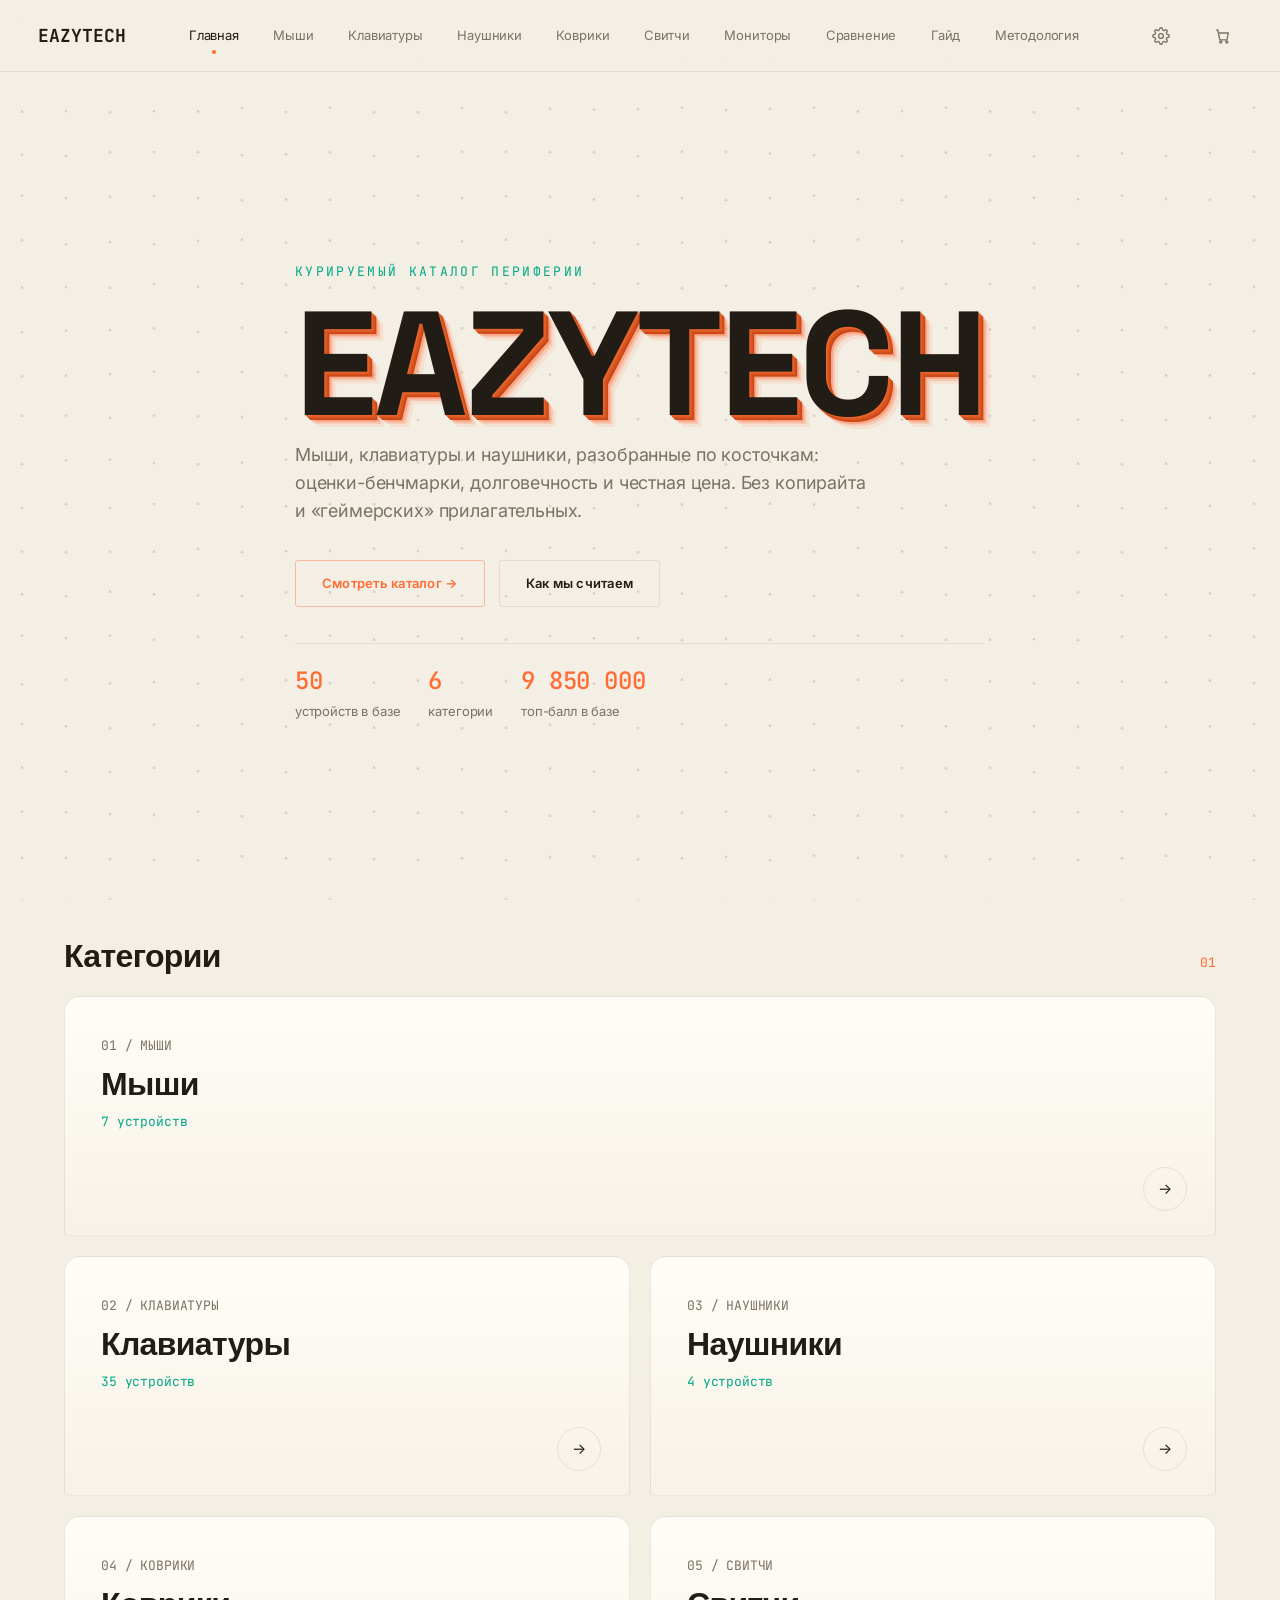
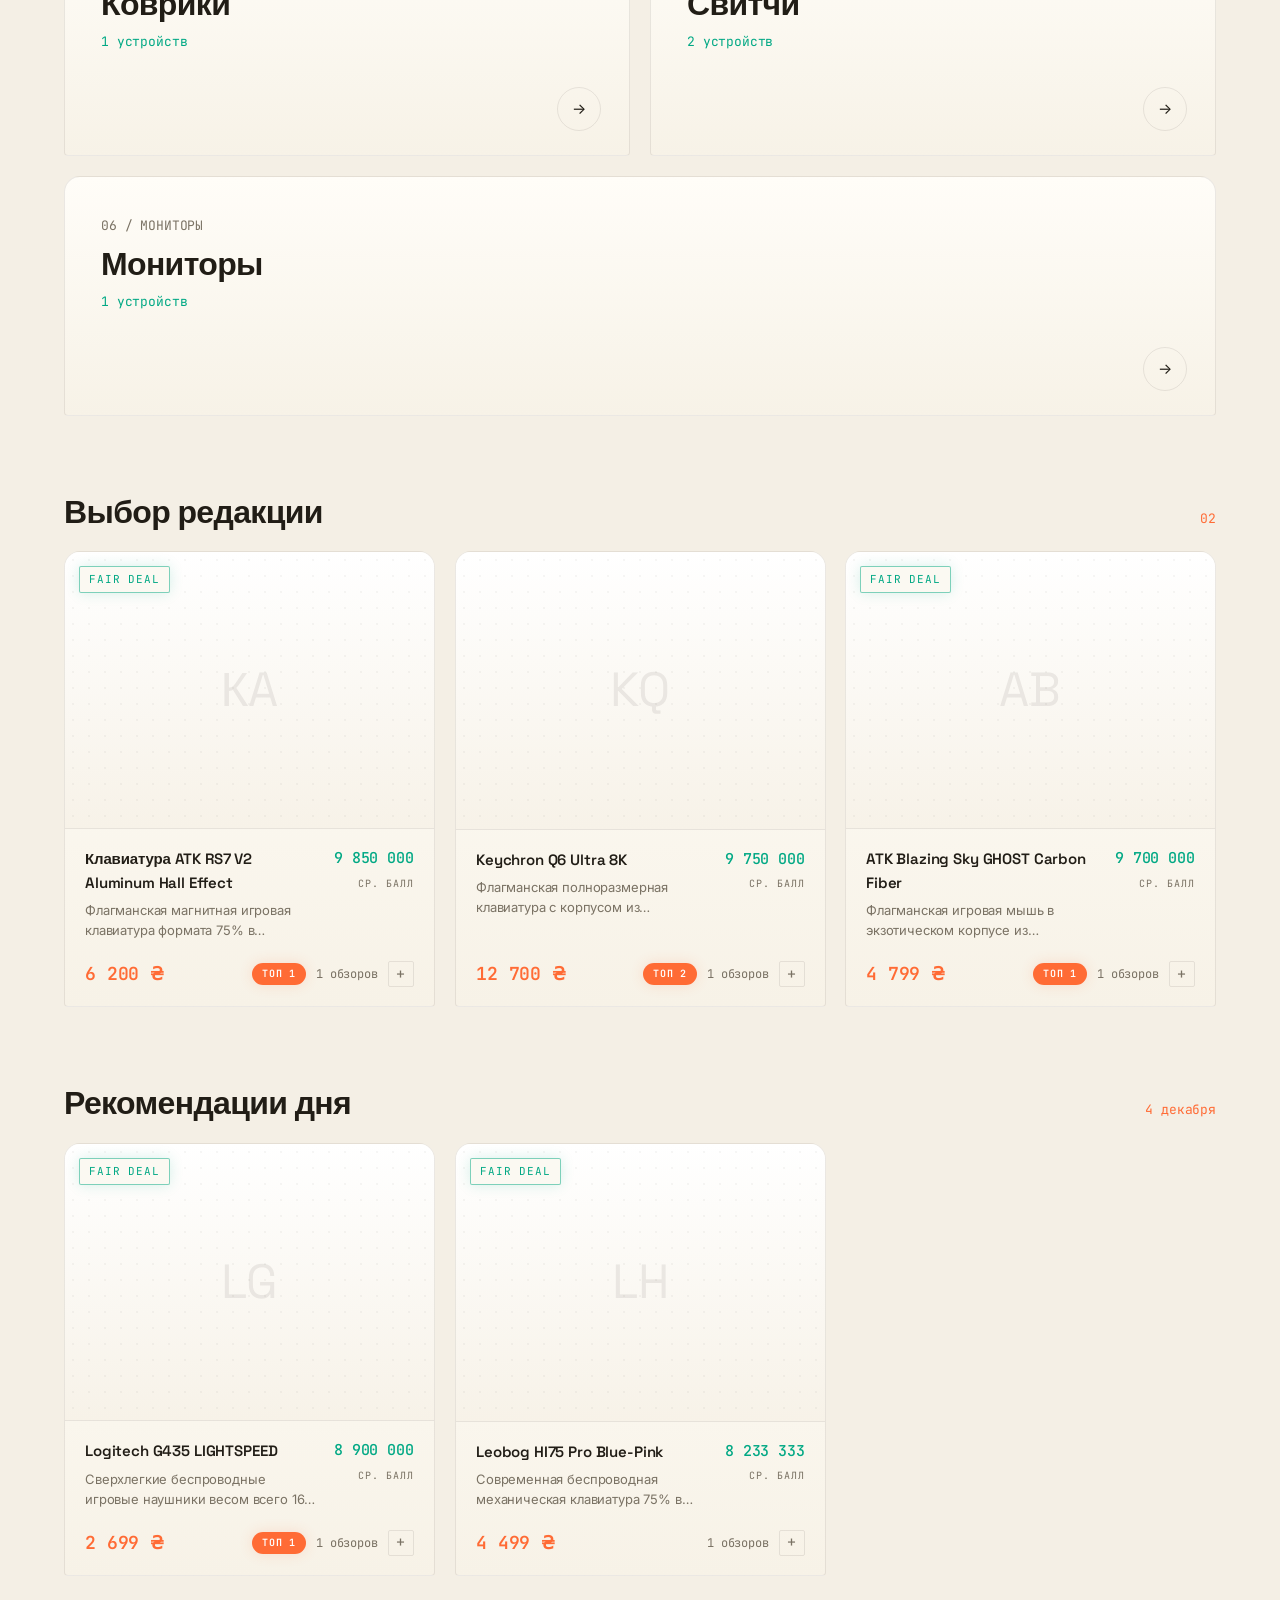
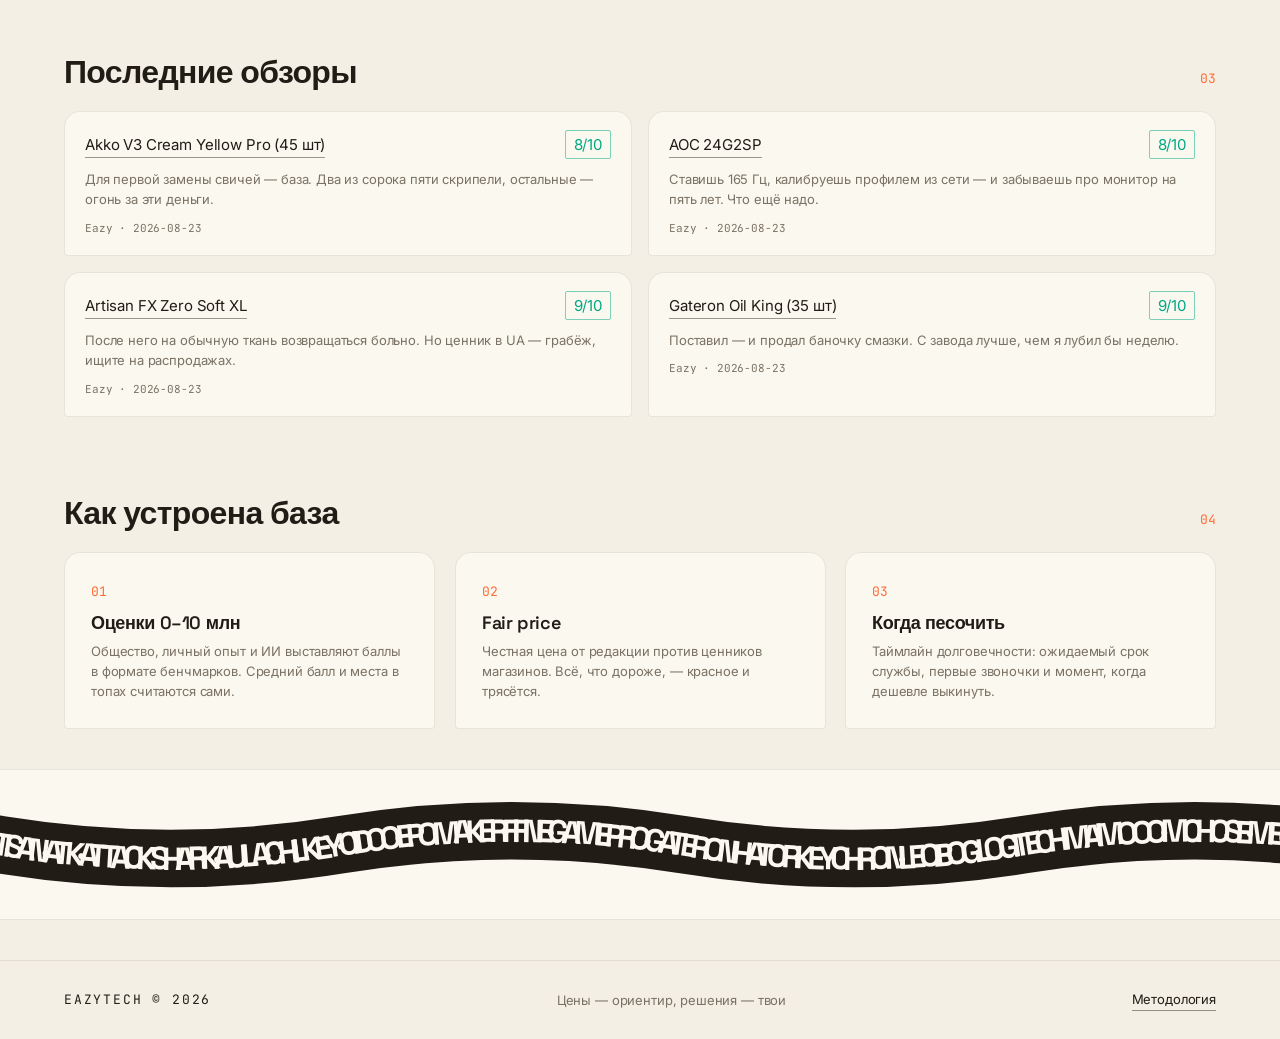
<file: index.html>
<!doctype html>
<html lang="ru">
<head>
  <script>try{var t=localStorage.getItem('et-theme');if(!t&&matchMedia('(prefers-color-scheme: dark)').matches)t='dark';if(t==='dark')document.documentElement.setAttribute('data-theme','dark');}catch(e){}</script>
  <meta charset="utf-8">
  <meta name="viewport" content="width=device-width, initial-scale=1">
  <meta name="description" content="EazyTech — курированный каталог игровой периферии. Бенчмарки, долговечность, честные цены — без копирайта.">
  <title>EazyTech — периферия без маркетинга</title>
  <link rel="icon" href="data:image/svg+xml,%3Csvg xmlns='http://www.w3.org/2000/svg' viewBox='0 0 32 32'%3E%3Crect width='32' height='32' rx='6' fill='%23f4efe5'/%3E%3Cpath d='M9 9h14v4h-10v2h8v4h-8v2h10v4H9z' fill='%23ff6b35'/%3E%3C/svg%3E">
  <link rel="preconnect" href="https://fonts.googleapis.com">
  <link rel="preconnect" href="https://fonts.gstatic.com" crossorigin>
  <link href="https://fonts.googleapis.com/css2?family=Space+Grotesk:wght@400;500;600;700&family=Inter:wght@400;500;600&family=JetBrains+Mono:wght@400;500;700&display=swap" rel="stylesheet">
  <link rel="stylesheet" href="css/base.css?v=35">
  <link rel="stylesheet" href="css/animations.css?v=35">
  <link rel="stylesheet" href="css/components.css?v=35">
  <link rel="stylesheet" href="css/effects.css?v=35">
  <link rel="stylesheet" href="css/responsive.css?v=35">
</head>
<body data-page="home">

  <header class="nav">
    <div class="wrap nav-in">
      <a class="logo" href="index.html">EAZYTECH</a>
      <nav class="links">
        <a class="nav-a on" href="index.html">Главная</a>
        <a class="nav-a" href="category.html?cat=mice">Мыши</a>
        <a class="nav-a" href="category.html?cat=keyboards">Клавиатуры</a>
        <a class="nav-a" href="category.html?cat=headphones">Наушники</a>
        <a class="nav-a" href="category.html?cat=mousepads">Коврики</a>
        <a class="nav-a" href="category.html?cat=switches">Свитчи</a>
        <a class="nav-a" href="category.html?cat=monitors">Мониторы</a>
        <a class="nav-a" href="compare.html">Сравнение</a>
        <a class="nav-a" href="keyboard-guide.html">Гайд</a>
        <a class="nav-a" href="methodology.html">Методология</a>
      </nav>
      <button class="burger" aria-label="Меню"><i></i><i></i><i></i></button>
    </div>
  </header>

  <div class="menu" id="menu">
    <nav class="menu-list">
      <a href="index.html" style="--i:0" class="on">Главная</a>
      <a href="category.html?cat=mice" style="--i:1">Мыши</a>
      <a href="category.html?cat=keyboards" style="--i:2">Клавиатуры</a>
      <a href="category.html?cat=headphones" style="--i:3">Наушники</a>
      <a href="category.html?cat=mousepads" style="--i:4">Коврики</a>
      <a href="category.html?cat=switches" style="--i:5">Свитчи</a>
      <a href="category.html?cat=monitors" style="--i:6">Мониторы</a>
      <a href="compare.html" style="--i:7">Сравнение</a>
      <a href="keyboard-guide.html" style="--i:8">Гайд</a>
      <a href="methodology.html" style="--i:9">Методология</a>
    </nav>
  </div>

  <canvas id="field" aria-hidden="true"></canvas>

  <main class="page">
    <section class="hero">
      <div class="wrap">
        <p class="hero-kicker anim-fade">курируемый каталог периферии</p>
        <div class="hero-3d anim-blur" style="animation-delay:120ms">
          <h1>EAZYTECH</h1>
        </div>
        <p class="hero-sub anim-rise" style="animation-delay:320ms">
          Мыши, клавиатуры и наушники, разобранные по косточкам: оценки-бенчмарки, долговечность и честная цена.
          Без копирайта и «геймерских» прилагательных.
        </p>
        <div class="hero-cta anim-rise" style="animation-delay:440ms">
          <a class="btn btn--acc" href="category.html">Смотреть каталог →</a>
          <a class="btn btn--ghost" href="methodology.html">Как мы считаем</a>
        </div>
        <div class="hero-stats anim-fade" id="stats" style="animation-delay:560ms"></div>
      </div>
    </section>

    <section class="sec">
      <div class="wrap">
        <div class="sec-head">
          <h2>Категории</h2>
          <span class="idx">01</span>
        </div>
        <div class="cats" id="cats"></div>
      </div>
    </section>

    <section class="sec">
      <div class="wrap">
        <div class="sec-head reveal" data-reveal>
          <h2>Выбор редакции</h2>
          <span class="idx">02</span>
        </div>
        <div class="grid" id="featured"></div>
      </div>
    </section>

    <section class="sec">
      <div class="wrap">
        <div class="sec-head reveal" data-reveal>
          <h2>Рекомендации дня</h2>
          <span class="idx" id="dailyDate"></span>
        </div>
        <div class="grid" id="daily"></div>
      </div>
    </section>

    <section class="sec" id="latSec">
      <div class="wrap">
        <div class="sec-head reveal" data-reveal>
          <h2>Последние обзоры</h2>
          <span class="idx">03</span>
        </div>
        <div class="lat" id="latest"></div>
      </div>
    </section>

    <section class="sec">
      <div class="wrap">
        <div class="sec-head reveal" data-reveal>
          <h2>Как устроена база</h2>
          <span class="idx">04</span>
        </div>
        <div class="how" id="how"></div>
      </div>
    </section>

    <div class="marquee" id="marquee" aria-hidden="true"></div>
  </main>

  <footer class="foot">
    <div class="wrap foot-in">
      <span class="mono">EAZYTECH © 2026</span>
      <span>Цены — ориентир, решения — твои</span>
      <a class="lnk" href="methodology.html">Методология</a>
    </div>
  </footer>

  <script type="module" src="js/app.js?v=35"></script>
</body>
</html>
</file>
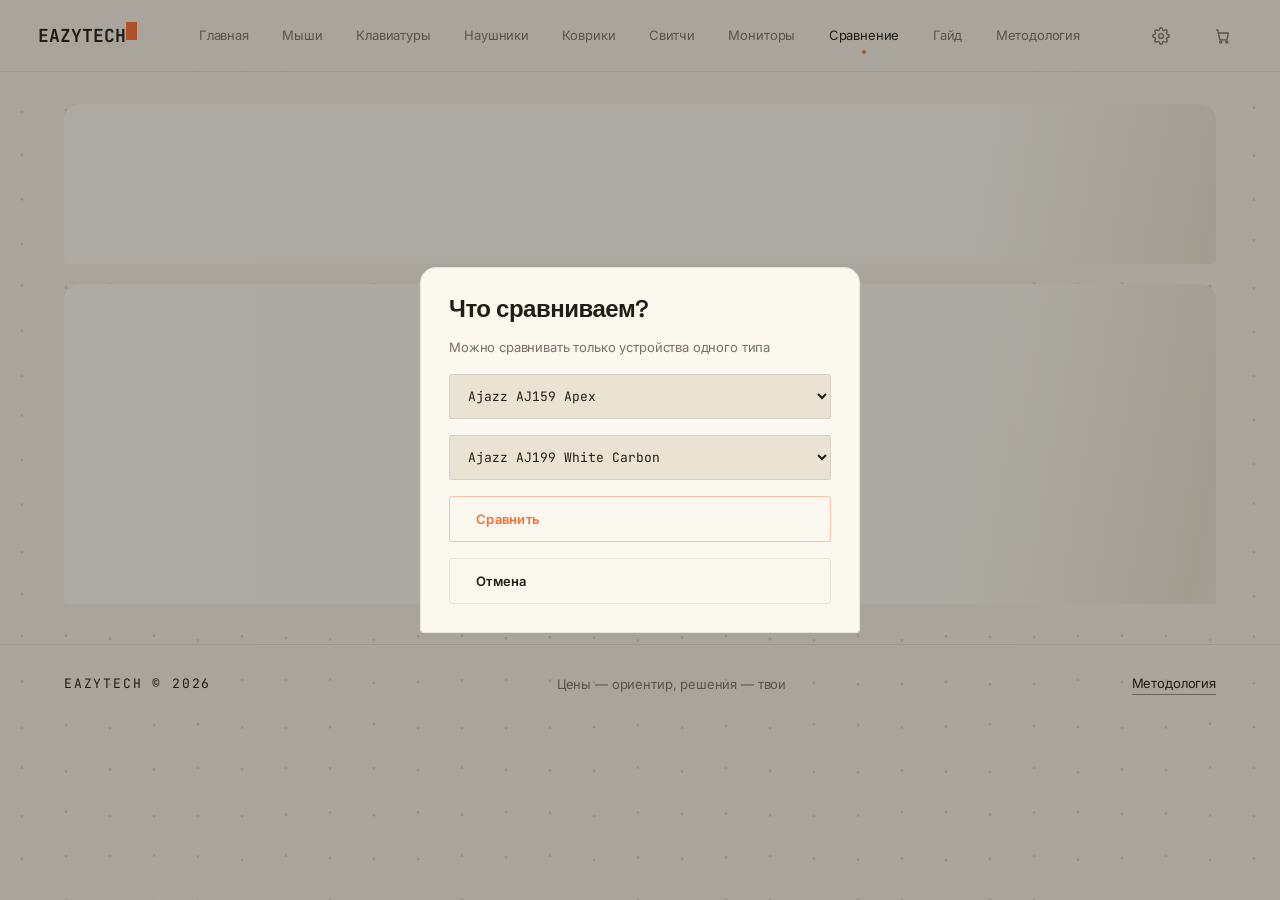
<file: compare.html>
<!doctype html>
<html lang="ru">
<head>
  <script>try{var t=localStorage.getItem('et-theme');if(!t&&matchMedia('(prefers-color-scheme: dark)').matches)t='dark';if(t==='dark')document.documentElement.setAttribute('data-theme','dark');}catch(e){}</script>
  <meta charset="utf-8">
  <meta name="viewport" content="width=device-width, initial-scale=1">
  <meta name="description" content="Сравнение двух устройств: параметры, победители, вердикт.">
  <title>Сравнение — EazyTech</title>
  <link rel="icon" href="data:image/svg+xml,%3Csvg xmlns='http://www.w3.org/2000/svg' viewBox='0 0 32 32'%3E%3Crect width='32' height='32' rx='6' fill='%23f4efe5'/%3E%3Cpath d='M9 9h14v4h-10v2h8v4h-8v2h10v4H9z' fill='%23ff6b35'/%3E%3C/svg%3E">
  <link rel="preconnect" href="https://fonts.googleapis.com">
  <link rel="preconnect" href="https://fonts.gstatic.com" crossorigin>
  <link href="https://fonts.googleapis.com/css2?family=Space+Grotesk:wght@400;500;600;700&family=Inter:wght@400;500;600&family=JetBrains+Mono:wght@400;500;700&display=swap" rel="stylesheet">
  <link rel="stylesheet" href="css/base.css?v=35">
  <link rel="stylesheet" href="css/animations.css?v=35">
  <link rel="stylesheet" href="css/components.css?v=35">
  <link rel="stylesheet" href="css/effects.css?v=35">
  <link rel="stylesheet" href="css/responsive.css?v=35">
</head>
<body data-page="cmp">

  <header class="nav">
    <div class="wrap nav-in">
      <a class="logo" href="index.html">EAZYTECH</a>
      <nav class="links">
        <a class="nav-a" href="index.html">Главная</a>
        <a class="nav-a" href="category.html?cat=mice">Мыши</a>
        <a class="nav-a" href="category.html?cat=keyboards">Клавиатуры</a>
        <a class="nav-a" href="category.html?cat=headphones">Наушники</a>
        <a class="nav-a" href="category.html?cat=mousepads">Коврики</a>
        <a class="nav-a" href="category.html?cat=switches">Свитчи</a>
        <a class="nav-a" href="category.html?cat=monitors">Мониторы</a>
        <a class="nav-a on" href="compare.html">Сравнение</a>
        <a class="nav-a" href="keyboard-guide.html">Гайд</a>
        <a class="nav-a" href="methodology.html">Методология</a>
      </nav>
      <button class="burger" aria-label="Меню"><i></i><i></i><i></i></button>
    </div>
  </header>

  <div class="menu" id="menu">
    <nav class="menu-list">
      <a href="index.html" style="--i:0">Главная</a>
      <a href="category.html?cat=mice" style="--i:1">Мыши</a>
      <a href="category.html?cat=keyboards" style="--i:2">Клавиатуры</a>
      <a href="category.html?cat=headphones" style="--i:3">Наушники</a>
      <a href="category.html?cat=mousepads" style="--i:4">Коврики</a>
      <a href="category.html?cat=switches" style="--i:5">Свитчи</a>
      <a href="category.html?cat=monitors" style="--i:6">Мониторы</a>
      <a href="compare.html" style="--i:7" class="on">Сравнение</a>
      <a href="keyboard-guide.html" style="--i:8">Гайд</a>
      <a href="methodology.html" style="--i:9">Методология</a>
    </nav>
  </div>

  <canvas id="field" aria-hidden="true"></canvas>

  <main class="page">
    <div class="wrap" id="cmpRoot">
      <div class="skel" style="height:160px; margin-top:32px"></div>
      <div class="skel" style="height:320px; margin-top:20px"></div>
    </div>
  </main>

  <div class="picker" id="picker" role="dialog" aria-modal="true">
    <div class="picker-box">
      <h3>Что сравниваем?</h3>
      <p class="muted" style="font-size:13px">Можно сравнивать только устройства одного типа</p>
      <select aria-label="Первое устройство"></select>
      <select aria-label="Второе устройство"></select>
      <a class="btn btn--acc" data-go href="#">Сравнить</a>
      <button class="btn btn--ghost" data-close>Отмена</button>
    </div>
  </div>

  <footer class="foot">
    <div class="wrap foot-in">
      <span class="mono">EAZYTECH © 2026</span>
      <span>Цены — ориентир, решения — твои</span>
      <a class="lnk" href="methodology.html">Методология</a>
    </div>
  </footer>

  <script type="module" src="js/app.js?v=35"></script>
</body>
</html>
</file>
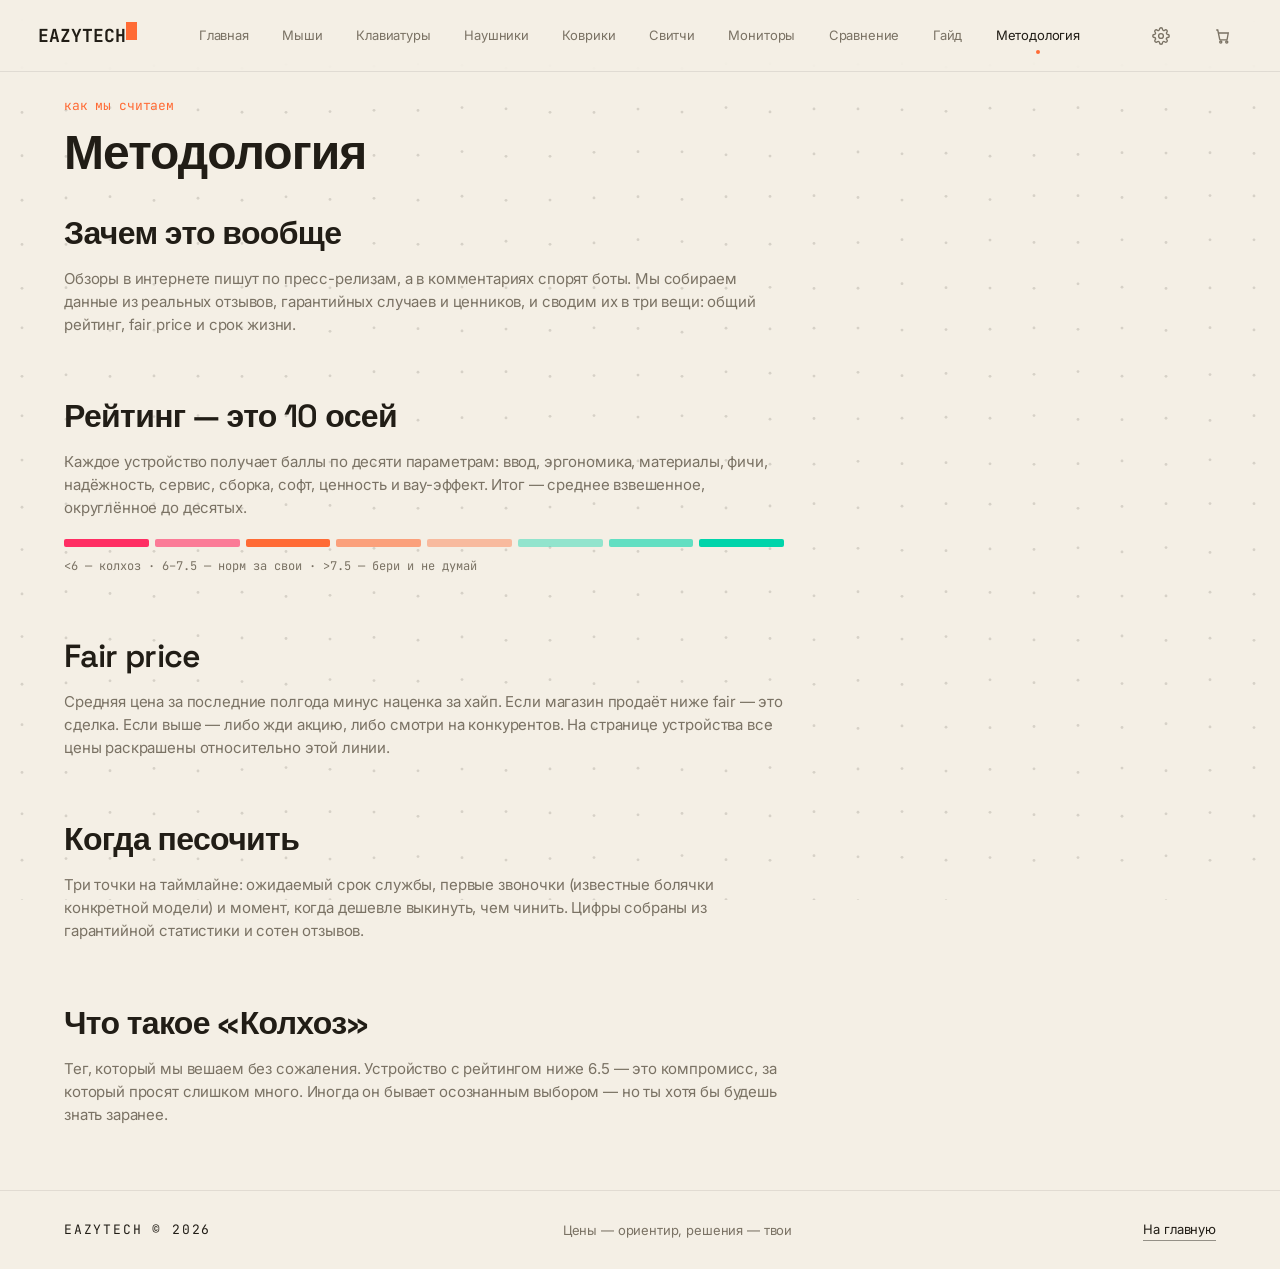
<file: methodology.html>
<!doctype html>
<html lang="ru">
<head>
  <script>try{var t=localStorage.getItem('et-theme');if(!t&&matchMedia('(prefers-color-scheme: dark)').matches)t='dark';if(t==='dark')document.documentElement.setAttribute('data-theme','dark');}catch(e){}</script>
  <meta charset="utf-8">
  <meta name="viewport" content="width=device-width, initial-scale=1">
  <meta name="description" content="Методология EazyTech: как считаются рейтинги, fair price и срок жизни устройств.">
  <title>Методология — EazyTech</title>
  <link rel="icon" href="data:image/svg+xml,%3Csvg xmlns='http://www.w3.org/2000/svg' viewBox='0 0 32 32'%3E%3Crect width='32' height='32' rx='6' fill='%23f4efe5'/%3E%3Cpath d='M9 9h14v4h-10v2h8v4h-8v2h10v4H9z' fill='%23ff6b35'/%3E%3C/svg%3E">
  <link rel="preconnect" href="https://fonts.googleapis.com">
  <link rel="preconnect" href="https://fonts.gstatic.com" crossorigin>
  <link href="https://fonts.googleapis.com/css2?family=Space+Grotesk:wght@400;500;600;700&family=Inter:wght@400;500;600&family=JetBrains+Mono:wght@400;500;700&display=swap" rel="stylesheet">
  <link rel="stylesheet" href="css/base.css?v=35">
  <link rel="stylesheet" href="css/animations.css?v=35">
  <link rel="stylesheet" href="css/components.css?v=35">
  <link rel="stylesheet" href="css/effects.css?v=35">
  <link rel="stylesheet" href="css/responsive.css?v=35">
</head>
<body data-page="method">

  <header class="nav">
    <div class="wrap nav-in">
      <a class="logo" href="index.html">EAZYTECH</a>
      <nav class="links">
        <a class="nav-a" href="index.html">Главная</a>
        <a class="nav-a" href="category.html?cat=mice">Мыши</a>
        <a class="nav-a" href="category.html?cat=keyboards">Клавиатуры</a>
        <a class="nav-a" href="category.html?cat=headphones">Наушники</a>
        <a class="nav-a" href="category.html?cat=mousepads">Коврики</a>
        <a class="nav-a" href="category.html?cat=switches">Свитчи</a>
        <a class="nav-a" href="category.html?cat=monitors">Мониторы</a>
        <a class="nav-a" href="compare.html">Сравнение</a>
        <a class="nav-a" href="keyboard-guide.html">Гайд</a>
        <a class="nav-a on" href="methodology.html">Методология</a>
      </nav>
      <button class="burger" aria-label="Меню"><i></i><i></i><i></i></button>
    </div>
  </header>

  <div class="menu" id="menu">
    <nav class="menu-list">
      <a href="index.html" style="--i:0">Главная</a>
      <a href="category.html?cat=mice" style="--i:1">Мыши</a>
      <a href="category.html?cat=keyboards" style="--i:2">Клавиатуры</a>
      <a href="category.html?cat=headphones" style="--i:3">Наушники</a>
      <a href="category.html?cat=mousepads" style="--i:4">Коврики</a>
      <a href="category.html?cat=switches" style="--i:5">Свитчи</a>
      <a href="category.html?cat=monitors" style="--i:6">Мониторы</a>
      <a href="keyboard-guide.html" style="--i:4">Гайд</a>
      <a href="compare.html" style="--i:5">Сравнение</a>
      <a href="methodology.html" style="--i:9" class="on">Методология</a>
    </nav>
  </div>

  <canvas id="field" aria-hidden="true"></canvas>

  <main class="page method">
    <div class="wrap">
      <div class="sec-head" style="padding-top:24px">
        <div>
          <p class="idx">как мы считаем</p>
          <h2 style="font-size:48px">Методология</h2>
        </div>
      </div>

      <div class="m-block reveal" data-reveal>
        <h2>Зачем это вообще</h2>
        <p>Обзоры в интернете пишут по пресс-релизам, а в комментариях спорят боты.
        Мы собираем данные из реальных отзывов, гарантийных случаев и ценников,
        и сводим их в три вещи: общий рейтинг, fair price и срок жизни.</p>
      </div>

      <div class="m-block reveal" data-reveal>
        <h2>Рейтинг — это 10 осей</h2>
        <p>Каждое устройство получает баллы по десяти параметрам: ввод, эргономика,
        материалы, фичи, надёжность, сервис, сборка, софт, ценность и вау-эффект.
        Итог — среднее взвешенное, округлённое до десятых.</p>
        <div class="scale">
          <i style="background:#ff2e63"></i>
          <i style="background:#ff2e63; opacity:.6"></i>
          <i style="background:#ff6b35"></i>
          <i style="background:#ff6b35; opacity:.6"></i>
          <i style="background:#ff6b35; opacity:.4"></i>
          <i style="background:#00d4aa; opacity:.4"></i>
          <i style="background:#00d4aa; opacity:.6"></i>
          <i style="background:#00d4aa"></i>
        </div>
        <p class="mono" style="font-size:12px; margin-top:10px">
          &lt;6 — колхоз · 6–7.5 — норм за свои · &gt;7.5 — бери и не думай
        </p>
      </div>

      <div class="m-block reveal" data-reveal>
        <h2>Fair price</h2>
        <p>Средняя цена за последние полгода минус наценка за хайп. Если магазин продаёт
        ниже fair — это сделка. Если выше — либо жди акцию, либо смотри на конкурентов.
        На странице устройства все цены раскрашены относительно этой линии.</p>
      </div>

      <div class="m-block reveal" data-reveal>
        <h2>Когда песочить</h2>
        <p>Три точки на таймлайне: ожидаемый срок службы, первые звоночки
        (известные болячки конкретной модели) и момент, когда дешевле выкинуть,
        чем чинить. Цифры собраны из гарантийной статистики и сотен отзывов.</p>
      </div>

      <div class="m-block reveal" data-reveal>
        <h2>Что такое «Колхоз»</h2>
        <p>Тег, который мы вешаем без сожаления. Устройство с рейтингом ниже 6.5 —
        это компромисс, за который просят слишком много. Иногда он бывает осознанным
        выбором — но ты хотя бы будешь знать заранее.</p>
      </div>
    </div>
  </main>

  <footer class="foot">
    <div class="wrap foot-in">
      <span class="mono">EAZYTECH © 2026</span>
      <span>Цены — ориентир, решения — твои</span>
      <a class="lnk" href="index.html">На главную</a>
    </div>
  </footer>

  <script type="module" src="js/app.js?v=35"></script>
</body>
</html>
</file>
<file: css/base.css>
:root {
  --bg: #f4efe5;
  --bg-2: #fbf8f0;
  --bg-3: #eae3d4;
  --acc: #ff6b35;
  --acc-2: #00a884;
  --bad: #ff2e63;
  --txt: #211d16;
  --txt-2: #7a7264;
  --line: rgba(33, 29, 22, 0.09);
  --glow: rgba(255, 107, 53, 0.16);
  --glow-2: rgba(0, 168, 132, 0.16);
  --surface: #fffdf8;
  --surface-2: #f7f2e7;
  --nav-rgb: 244, 239, 229;
  --mq-ribbon: #211d16;
  --mq-txt: #fbf8f0;
  color-scheme: light;

  --e-out: cubic-bezier(0.16, 1, 0.3, 1);
  --e-back: cubic-bezier(0.34, 1.56, 0.64, 1);
  --e-sine: cubic-bezier(0.37, 0, 0.63, 1);
  --f1: 150ms;
  --f2: 300ms;
  --f3: 600ms;
  --f4: 1000ms;

  --f-h: "Space Grotesk", sans-serif;
  --f-b: "Inter", sans-serif;
  --f-m: "JetBrains Mono", monospace;
}

[data-theme="dark"] {
  --bg: #14130f;
  --bg-2: #1c1a15;
  --bg-3: #29261f;
  --txt: #f4efe5;
  --txt-2: #9c9281;
  --line: rgba(244, 239, 229, 0.1);
  --glow: rgba(255, 107, 53, 0.22);
  --glow-2: rgba(0, 168, 132, 0.2);
  --surface: #211f1a;
  --surface-2: #191712;
  --nav-rgb: 20, 19, 15;
  --mq-ribbon: #f4efe5;
  --mq-txt: #14130f;
  color-scheme: dark;
}

* {
  box-sizing: border-box;
  margin: 0;
  padding: 0;
}

/* атрибут hidden должен всегда скрывать элемент,
   даже если класс задаёт display: grid/flex и т. п. */
[hidden] {
  display: none !important;
}

html {
  scroll-behavior: smooth;
  -webkit-text-size-adjust: 100%;
}

body {
  background: var(--bg);
  color: var(--txt);
  font-family: var(--f-b);
  font-size: 15px;
  line-height: 1.55;
  letter-spacing: -0.01em;
  overflow-x: clip;
  min-height: 100vh;
}

img {
  display: block;
  max-width: 100%;
}

a {
  color: inherit;
  text-decoration: none;
}

button {
  font: inherit;
  color: inherit;
  background: none;
  border: 0;
  cursor: pointer;
}

input {
  font: inherit;
}

::selection {
  background: var(--acc);
  color: #fff;
}

::-webkit-scrollbar {
  width: 10px;
}

::-webkit-scrollbar-track {
  background: var(--bg);
}

::-webkit-scrollbar-thumb {
  background: #dcd5c6;
  border: 2px solid var(--bg);
  border-radius: 8px;
}

:focus-visible {
  outline: 1px dashed var(--acc-2);
  outline-offset: 3px;
}

h1, h2, h3 {
  font-family: var(--f-h);
  font-weight: 600;
  letter-spacing: -0.02em;
  line-height: 1.05;
}

h1 {
  font-size: clamp(48px, 7vw, 64px);
}

h2 {
  font-size: 32px;
}

h3 {
  font-size: 24px;
}

.mono {
  font-family: var(--f-m);
  letter-spacing: 0;
}

.muted {
  color: var(--txt-2);
}

.wrap {
  max-width: 1200px;
  margin: 0 auto;
  padding: 0 24px;
}

.page {
  position: relative;
  z-index: 1;
  padding-top: 72px;
}

/* ---------- кнопки ---------- */

.btn {
  position: relative;
  display: inline-flex;
  align-items: center;
  gap: 10px;
  padding: 12px 26px;
  border: 1px solid var(--line);
  border-radius: 3px;
  font-size: 13px;
  font-weight: 600;
  letter-spacing: 0.02em;
  overflow: hidden;
  isolation: isolate;
  transition: border-color var(--f2) var(--e-out), color var(--f2) var(--e-out);
}

.btn::after {
  content: "";
  position: absolute;
  inset: 0;
  z-index: -1;
  height: 0;
  transition: height var(--f2) var(--e-out);
}

.btn:hover::after {
  height: 100%;
}

.btn--acc {
  border-color: rgba(255, 107, 53, 0.4);
  color: var(--acc);
}

.btn--acc::after {
  background: var(--glow);
}

.btn--acc:hover {
  border-color: var(--acc);
}

.btn--ghost:hover::after {
  background: var(--bg-3);
}

.btn--ghost:hover {
  border-color: rgba(33, 29, 22, 0.25);
}

.ripple {
  position: absolute;
  border-radius: 50%;
  background: rgba(33, 29, 22, 0.14);
  transform: scale(0);
  animation: ripple 0.55s var(--e-out) forwards;
  pointer-events: none;
}

/* ---------- ссылки ---------- */

.lnk {
  position: relative;
  padding-bottom: 2px;
  color: var(--txt);
}

.lnk::after {
  content: "";
  position: absolute;
  left: 0;
  bottom: 0;
  width: 100%;
  height: 1px;
  background: currentColor;
  opacity: 0.45;
  transform: scaleX(1);
}

.lnk:hover::after {
  animation: lnk 0.6s var(--e-sine) both;
}

/* ---------- скелетон ---------- */

.skel {
  background: linear-gradient(100deg, var(--bg-2) 40%, var(--bg-3) 50%, var(--bg-2) 60%);
  background-size: 200% 100%;
  animation: shimmer 1.4s linear infinite;
  border-radius: 16px 16px 4px 4px;
}

/* ---------- reveal ---------- */

.reveal {
  opacity: 0;
  transform: translateY(40px);
  filter: blur(4px);
  transition:
    opacity var(--f3) var(--e-out),
    transform var(--f3) var(--e-out),
    filter var(--f3) var(--e-out);
  transition-delay: var(--d, 0ms);
}

.reveal.left {
  transform: translateX(-48px);
}

.reveal.right {
  transform: translateX(48px);
}

.reveal.up {
  transform: translateY(48px);
}

.reveal.in {
  opacity: 1;
  transform: none;
  filter: none;
}

/* ---------- пустые состояния ---------- */

.empty,
.error {
  grid-column: 1 / -1;
  display: grid;
  place-items: center;
  gap: 14px;
  padding: 80px 20px;
  text-align: center;
  border: 1px dashed var(--line);
  border-radius: 16px 16px 4px 4px;
}

.empty-q {
  font-family: var(--f-h);
  font-size: 48px;
  color: var(--acc);
  animation: spin 3s var(--e-sine) infinite;
}

.error-t {
  font-family: var(--f-h);
  font-size: 32px;
  animation: glitch 2.4s steps(2) infinite;
}

/* ---------- тост ---------- */

.toast {
  position: fixed;
  left: 50%;
  bottom: 32px;
  z-index: 90;
  transform: translate(-50%, 16px);
  padding: 12px 22px;
  background: var(--bg-3);
  border: 1px solid var(--line);
  border-radius: 4px;
  font-family: var(--f-m);
  font-size: 13px;
  opacity: 0;
  pointer-events: none;
  transition: transform var(--f3) var(--e-back), opacity var(--f2) var(--e-out);
}

.toast.show {
  opacity: 1;
  transform: translate(-50%, 0);
}

@media (prefers-reduced-motion: reduce) {
  *, *::before, *::after {
    animation-duration: 0.01ms !important;
    animation-iteration-count: 1 !important;
    transition-duration: 0.01ms !important;
    scroll-behavior: auto !important;
  }

  .reveal {
    opacity: 1;
    transform: none;
    filter: none;
  }
}
</file>
<file: css/animations.css>
@keyframes blurIn {
  from {
    opacity: 0;
    filter: blur(10px);
  }
  to {
    opacity: 1;
    filter: blur(0);
  }
}

@keyframes rise {
  from {
    opacity: 0;
    transform: translateY(40px);
  }
  to {
    opacity: 1;
    transform: none;
  }
}

@keyframes fade {
  from { opacity: 0; }
  to { opacity: 1; }
}

@keyframes float {
  0%, 100% { transform: translateY(-10px); }
  50% { transform: translateY(10px); }
}

@keyframes breathe {
  0%, 100% { transform: scale(1); }
  50% { transform: scale(1.04); }
}

@keyframes pulse-border {
  0%, 100% {
    border-color: rgba(255, 46, 99, 0.5);
    box-shadow: 0 0 0 rgba(255, 46, 99, 0);
  }
  50% {
    border-color: var(--bad);
    box-shadow: 0 0 18px rgba(255, 46, 99, 0.35);
  }
}

@keyframes pulse-dot {
  0%, 100% { transform: scale(1); opacity: 1; }
  50% { transform: scale(1.6); opacity: 0.55; }
}

@keyframes heartbeat {
  0%, 100% { transform: scale(1); }
  12% { transform: scale(1.12); }
  24% { transform: scale(1); }
  36% { transform: scale(1.08); }
  48% { transform: scale(1); }
}

@keyframes shake {
  0%, 100% { transform: translateX(0); }
  20% { transform: translateX(-2px) rotate(-0.4deg); }
  40% { transform: translateX(2px) rotate(0.4deg); }
  60% { transform: translateX(-2px) rotate(-0.3deg); }
  80% { transform: translateX(2px) rotate(0.3deg); }
}

@keyframes shimmer {
  from { background-position: 200% 0; }
  to { background-position: -200% 0; }
}

@keyframes spin {
  to { transform: rotate(360deg); }
}

@keyframes radar-spin {
  to { transform: rotate(360deg); }
}

@keyframes ripple {
  to {
    transform: scale(4);
    opacity: 0;
  }
}

@keyframes blink {
  0%, 100% { opacity: 1; }
  50% { opacity: 0; }
}

@keyframes lnk {
  0% {
    transform: scaleX(1);
    transform-origin: 0 50%;
  }
  49% {
    transform: scaleX(0);
    transform-origin: 0 50%;
  }
  50% {
    transform-origin: 100% 50%;
    transform: scaleX(0);
  }
  100% {
    transform: scaleX(1);
    transform-origin: 100% 50%;
  }
}

@keyframes glitch {
  0%, 100% { text-shadow: none; transform: none; }
  20% { text-shadow: -2px 0 var(--acc), 2px 0 var(--acc-2); }
  21% { transform: translateX(1px); }
  40% { text-shadow: 2px 0 var(--bad), -2px 0 var(--acc-2); transform: none; }
  60% { text-shadow: -1px 0 var(--acc-2), 1px 0 var(--bad); }
}

@keyframes card-in {
  from {
    opacity: 0;
    transform: translateY(34px);
    filter: blur(4px);
  }
  to {
    opacity: 1;
    transform: none;
    filter: none;
  }
}

@keyframes card-out {
  to {
    opacity: 0;
    transform: translateX(calc(120% * var(--i, 1)));
    filter: blur(4px);
  }
}

@keyframes draw {
  to { stroke-dashoffset: 0; }
}

@keyframes marquee {
  to { transform: translateX(-50%); }
}

@keyframes typecaret {
  0%, 100% { opacity: 1; }
  50% { opacity: 0; }
}

@keyframes ch-in {
  to { width: 1ch; }
}

@keyframes wip-cover {
  to { transform: scaleY(1); }
}

@keyframes wip-open {
  to { transform: scaleY(0); }
}

.anim-blur {
  animation: blurIn var(--f4) var(--e-out) both;
}

.anim-rise {
  animation: rise var(--f3) var(--e-out) both;
}

.anim-fade {
  animation: fade var(--f3) var(--e-out) both;
}
</file>
<file: css/components.css>
/* ============ шапка ============ */

.nav {
  position: fixed;
  inset: 0 0 auto;
  z-index: 60;
  height: 72px;
  background: rgba(var(--nav-rgb), 0.8);
  backdrop-filter: blur(14px);
  -webkit-backdrop-filter: blur(14px);
  border-bottom: 1px solid var(--line);
  transition: transform 400ms var(--e-out);
}

.nav--hidden {
  transform: translateY(-100%);
}

.nav-in {
  height: 100%;
  display: flex;
  align-items: center;
  justify-content: space-between;
  gap: 24px;
}

.logo {
  font-family: var(--f-m);
  font-weight: 700;
  font-size: 18px;
  letter-spacing: 0.14em;
  color: var(--txt);
  display: inline-flex;
  white-space: nowrap;
}

.logo .ch {
  display: inline-block;
  width: 0;
  overflow: hidden;
  animation: ch-in 0.4s var(--e-out) forwards;
  animation-delay: var(--i, 0ms);
}

.logo .ch b {
  display: inline-block;
  width: 1ch;
  text-align: center;
}

.logo .ch:last-of-type b {
  color: var(--acc);
}

.logo .caret {
  display: inline-block;
  width: 1ch;
  height: 1.05em;
  background: var(--acc);
  animation: typecaret 0.8s steps(2) 3 forwards;
  animation-delay: 0.5s;
}

.logo.done .caret {
  display: none;
}

.nav .wrap {
  max-width: none;
  padding-left: clamp(16px, 3vw, 40px);
  padding-right: clamp(16px, 3vw, 40px);
}

.links {
  display: flex;
  flex: 1;
  justify-content: space-evenly;
  gap: 20px;
  margin: 0 24px;
}

.nav-a {
  position: relative;
  padding: 6px 0;
  font-size: 13px;
  color: var(--txt-2);
  transition: color var(--f2) var(--e-out), transform var(--f2) var(--e-out);
}

.nav-a:hover {
  color: var(--txt);
  transform: translateX(4px);
}

.nav-a::after {
  content: "";
  position: absolute;
  left: 50%;
  bottom: -2px;
  width: 4px;
  height: 4px;
  border-radius: 50%;
  background: var(--acc);
  transform: translateX(-50%) scale(0);
  transition: transform var(--f2) var(--e-back);
}

.nav-a.on {
  color: var(--txt);
}

.nav-a.on::after {
  transform: translateX(-50%) scale(1);
}

.burger {
  display: none;
  flex-direction: column;
  gap: 6px;
  padding: 10px;
}

.burger i {
  width: 22px;
  height: 2px;
  background: var(--txt);
  transition: transform var(--f2) var(--e-out), opacity var(--f2) var(--e-out);
}

.burger.open i:nth-child(1) {
  transform: translateY(8px) rotate(45deg);
}

.burger.open i:nth-child(2) {
  opacity: 0;
}

.burger.open i:nth-child(3) {
  transform: translateY(-8px) rotate(-45deg);
}

/* ============ меню на мобильных ============ */

.menu {
  position: fixed;
  inset: 0;
  z-index: 55;
  display: grid;
  place-items: center;
  background: rgba(var(--nav-rgb), 0.96);
  opacity: 0;
  pointer-events: none;
  transition: opacity var(--f2) var(--e-out);
}

.menu.open {
  opacity: 1;
  pointer-events: auto;
}

.menu-list {
  display: grid;
  gap: 8px;
  text-align: center;
}

.menu-list a {
  font-family: var(--f-h);
  font-size: 32px;
  padding: 8px 20px;
  opacity: 0;
  transform: translateY(24px);
  transition: opacity var(--f3) var(--e-out), transform var(--f3) var(--e-out),
    color var(--f2) var(--e-out);
  transition-delay: calc(var(--i) * 60ms);
  color: var(--txt-2);
}

.menu.open .menu-list a {
  opacity: 1;
  transform: none;
}

.menu-list a:hover,
.menu-list a.on {
  color: var(--acc);
}

/* ============ hero ============ */

.hero {
  position: relative;
  min-height: calc(100vh - 72px);
  display: flex;
  flex-direction: column;
  justify-content: center;
  padding: 56px 0 44px;
  overflow: hidden;
}

.hero-kicker {
  font-family: var(--f-m);
  font-size: 13px;
  color: var(--acc-2);
  letter-spacing: 0.18em;
  text-transform: uppercase;
}

.hero-3d {
  perspective: 900px;
  display: inline-block;
  margin: 12px 0 6px;
}

.hero-3d h1 {
  font-size: clamp(56px, 12.5vw, 148px);
  line-height: 0.95;
  font-weight: 700;
  letter-spacing: -0.02em;
  max-width: none;
  margin: 0;
  color: var(--txt);
  text-shadow:
    1px 1px 0 #e8662c,
    2px 2px 0 #e05e26,
    3px 3px 0 #d95520,
    4px 4px 0 #d14d1b,
    5px 5px 0 #ca4516,
    7px 7px 0 rgba(255, 107, 53, 0.35),
    9px 9px 0 rgba(255, 107, 53, 0.2),
    12px 12px 0 rgba(255, 107, 53, 0.1);
  transform-style: preserve-3d;
  transition: transform var(--f3) var(--e-out), text-shadow var(--f3) var(--e-out);
}

.hero-3d:hover h1 {
  transform: rotateX(10deg) rotateY(-8deg) translateZ(40px) translateY(-6px);
  text-shadow:
    2px 2px 0 #e8662c,
    4px 4px 0 #e05e26,
    6px 6px 0 #d95520,
    8px 8px 0 #d14d1b,
    10px 10px 0 #ca4516,
    14px 14px 0 rgba(255, 107, 53, 0.3),
    20px 20px 0 rgba(255, 107, 53, 0.18),
    0 34px 70px rgba(230, 90, 30, 0.28);
}

.hero h1 .grad {
  background: linear-gradient(92deg, var(--acc), var(--acc-2));
  -webkit-background-clip: text;
  background-clip: text;
  color: transparent;
}

.hero-sub {
  max-width: 52ch;
  font-size: 18px;
  color: var(--txt-2);
}

.hero-cta {
  display: flex;
  flex-wrap: wrap;
  gap: 14px;
  margin-top: 36px;
}

.hero-stats {
  display: flex;
  flex-wrap: wrap;
  gap: 28px;
  margin-top: 36px;
  padding-top: 18px;
  border-top: 1px solid var(--line);
}

.hstat b {
  display: block;
  font-family: var(--f-m);
  font-size: 24px;
  font-weight: 500;
}

.hstat b i {
  font-style: normal;
  color: var(--acc);
}

.hstat span {
  font-size: 13px;
  color: var(--txt-2);
}

/* ============ секции ============ */

.sec {
  padding: 40px 0;
}

.sec-head {
  display: flex;
  align-items: baseline;
  justify-content: space-between;
  gap: 16px;
  margin-bottom: 22px;
}

.sec-head .idx {
  font-family: var(--f-m);
  font-size: 13px;
  color: var(--acc);
}

/* ============ плитки категорий ============ */

.cats {
  display: grid;
  grid-template-columns: 1fr 1fr;
  gap: 20px;
}

.cat-tile {
  position: relative;
  display: block;
  padding: 36px;
  min-height: 240px;
  border: 1px solid var(--line);
  border-radius: 16px 16px 4px 4px;
  background: linear-gradient(180deg, var(--surface) 0%, var(--surface-2) 100%);
  overflow: hidden;
  transition: border-color var(--f3) var(--e-out), box-shadow var(--f3) var(--e-out);
}

.cat-tile::before {
  content: "";
  position: absolute;
  inset: 0;
  background: radial-gradient(600px 300px at var(--mx, 80%) var(--my, 20%), var(--glow), transparent 60%);
  opacity: 0;
  transition: opacity var(--f3) var(--e-out);
}

.cat-tile:hover::before {
  opacity: 1;
}

.cat-tile:hover {
  border-color: rgba(255, 107, 53, 0.35);
  box-shadow: 0 20px 40px -10px var(--glow);
}

.cat-tile .n {
  font-family: var(--f-m);
  font-size: 13px;
  color: var(--txt-2);
}

.cat-tile h3 {
  margin: 12px 0 8px;
  font-size: 32px;
}

.cat-tile .cnt {
  font-family: var(--f-m);
  font-size: 13px;
  color: var(--acc-2);
}

.cat-tile .arr {
  position: absolute;
  right: 28px;
  bottom: 24px;
  width: 44px;
  height: 44px;
  display: grid;
  place-items: center;
  border: 1px solid var(--line);
  border-radius: 50%;
  transition: transform var(--f3) var(--e-back), border-color var(--f2) var(--e-out),
    background var(--f2) var(--e-out);
}

.cat-tile:hover .arr {
  transform: rotate(-45deg);
  border-color: var(--acc);
  background: var(--glow);
}

.cat-tile--wide {
  grid-column: span 2;
}

@media (max-width: 760px) {
  .cat-tile--wide {
    grid-column: auto;
  }
}

/* ============ карточка устройства ============ */

.grid {
  display: grid;
  grid-template-columns: repeat(auto-fill, minmax(280px, 1fr));
  gap: 20px;
}

.card {
  position: relative;
  display: flex;
  flex-direction: column;
  border: 1px solid var(--line);
  border-radius: 16px 16px 4px 4px;
  background: linear-gradient(180deg, var(--surface) 0%, var(--surface-2) 100%);
  overflow: hidden;
  transform: perspective(1000px) rotateX(var(--rx, 0deg)) rotateY(var(--ry, 0deg));
  transition: border-color var(--f3) var(--e-out), box-shadow var(--f3) var(--e-out),
    transform var(--f2) var(--e-out);
  will-change: transform;
}

.card.out {
  animation: card-out 260ms var(--e-sine) forwards;
}

.card.in-new {
  animation: card-in 600ms var(--e-out) both;
  animation-delay: var(--d, 0ms);
}

.card .glare {
  content: "";
  position: absolute;
  inset: 0;
  z-index: 1;
  pointer-events: none;
  background: radial-gradient(480px circle at var(--mx, 50%) var(--my, 50%),
    rgba(255, 255, 255, 0.5), transparent 45%);
  opacity: 0;
  transition: opacity var(--f2) var(--e-out);
}

.card:hover .glare {
  opacity: 1;
}

.card:hover {
  border-color: rgba(33, 29, 22, 0.2);
  box-shadow: 0 20px 40px -10px var(--glow);
}

.card .tags {
  position: absolute;
  top: 14px;
  left: 14px;
  z-index: 2;
  display: flex;
  flex-direction: column;
  gap: 6px;
}

.tag {
  font-family: var(--f-m);
  font-size: 11px;
  letter-spacing: 0.08em;
  text-transform: uppercase;
  padding: 4px 9px;
  border: 1px solid;
  border-radius: 2px;
  background: rgba(251, 248, 240, 0.85);
  backdrop-filter: blur(6px);
}

.tag-deal {
  color: var(--acc-2);
  border-color: rgba(0, 168, 132, 0.5);
  box-shadow: 0 0 14px var(--glow-2);
}

.tag-bad {
  color: var(--bad);
  border-color: rgba(255, 46, 99, 0.5);
  animation: pulse-border 2s infinite;
}

.thumb {
  position: relative;
  aspect-ratio: 4 / 3;
  display: grid;
  place-items: center;
  overflow: hidden;
  padding: 20px;
  background:
    radial-gradient(rgba(33, 29, 22, 0.04) 1px, transparent 1px) 0 0 / 16px 16px,
    linear-gradient(180deg, #ffffff 0%, #f7f2e8 100%);
}

.thumb img {
  position: absolute;
  top: 50%;
  left: 50%;
  max-width: calc(100% - 40px);
  max-height: calc(100% - 40px);
  -webkit-mask-image: radial-gradient(ellipse 96% 94% at 50% 50%, #000 84%, transparent 99%);
  mask-image: radial-gradient(ellipse 96% 94% at 50% 50%, #000 84%, transparent 99%);
  mix-blend-mode: multiply;
  transform: translate(-50%, -50%) translateZ(20px);
  transition: transform var(--f3) var(--e-back);
}

.card:hover .thumb img {
  transform: translate(-50%, -50%) translateZ(20px) scale(1.06) translateY(-4px);
}

.thumb-ph {
  font-family: var(--f-h);
  font-size: 48px;
  color: rgba(33, 29, 22, 0.08);
  text-align: center;
  line-height: 1;
}

.card-body {
  display: grid;
  grid-template-columns: 1fr auto;
  gap: 14px;
  padding: 18px 20px 20px;
  border-top: 1px solid var(--line);
}

.card-body .name {
  font-family: var(--f-h);
  font-size: 15px;
  font-weight: 600;
  letter-spacing: -0.01em;
}

.card-body .short {
  margin-top: 6px;
  font-size: 13px;
  color: var(--txt-2);
  display: -webkit-box;
  -webkit-line-clamp: 2;
  -webkit-box-orient: vertical;
  overflow: hidden;
}

.card .price {
  font-family: var(--f-m);
  font-size: 18px;
  white-space: nowrap;
}

.card .price em {
  font-style: normal;
  color: var(--acc);
  font-weight: 600;
}

.card-foot {
  display: flex;
  align-items: center;
  justify-content: space-between;
  margin-top: auto;
  padding: 0 20px 18px;
  font-family: var(--f-m);
  font-size: 12px;
  color: var(--txt-2);
}

/* рейтинг-кольцо */

/* ============ чипы категорий ============ */

.chips {
  display: flex;
  flex-wrap: wrap;
  gap: 8px;
  margin-bottom: 24px;
}

.chip {
  padding: 9px 16px;
  border: 1px solid var(--line);
  border-radius: 2px;
  font-family: var(--f-m);
  font-size: 13px;
  color: var(--txt-2);
  transition: transform var(--f2) var(--e-out), color var(--f2) var(--e-out),
    border-color var(--f2) var(--e-out), background var(--f2) var(--e-out);
}

.chip i {
  font-style: normal;
  margin-left: 8px;
  font-size: 11px;
  opacity: 0.6;
}

.chip:hover {
  color: var(--txt);
  transform: translateY(-2px);
}

.chip.on {
  color: var(--acc);
  border-color: rgba(255, 107, 53, 0.5);
  background: var(--glow);
}

/* поиск в каталоге */

.cat-search {
  margin-bottom: 16px;
}

.cat-search input {
  width: 100%;
  padding: 12px 16px;
  border: 1px solid var(--line);
  border-radius: 2px;
  background: var(--bg-2);
  color: var(--txt);
  font-family: var(--f-m);
  font-size: 14px;
  transition: border-color var(--f2) var(--e-out), box-shadow var(--f2) var(--e-out);
}

.cat-search input:focus {
  outline: none;
  border-color: var(--acc);
  box-shadow: 0 0 0 3px var(--glow);
}

.cat-search input::placeholder {
  color: var(--txt-2);
}

/* ============ пагинатор ============ */

.pager {
  display: flex;
  flex-wrap: wrap;
  align-items: center;
  justify-content: space-between;
  gap: 14px;
  margin-top: 28px;
  padding-top: 20px;
  border-top: 1px solid var(--line);
}

.pg-info {
  font-family: var(--f-m);
  font-size: 12px;
  color: var(--txt-2);
}

.pg-btns {
  display: flex;
  flex-wrap: wrap;
  gap: 6px;
}

.pg-btn {
  min-width: 36px;
  padding: 8px 10px;
  border: 1px solid var(--line);
  border-radius: 2px;
  font-family: var(--f-m);
  font-size: 13px;
  color: var(--txt-2);
  transition: transform var(--f2) var(--e-out), color var(--f2) var(--e-out),
    border-color var(--f2) var(--e-out), background var(--f2) var(--e-out);
}

.pg-btn:hover:not(:disabled) {
  color: var(--txt);
  transform: translateY(-2px);
  border-color: rgba(33, 29, 22, 0.28);
}

.pg-btn.on {
  color: var(--acc);
  border-color: rgba(255, 107, 53, 0.5);
  background: var(--glow);
}

.pg-btn:disabled {
  opacity: 0.3;
  cursor: default;
}

.pg-gap {
  align-self: center;
  color: var(--txt-2);
  font-family: var(--f-m);
}

/* ============ ранг на карточке ============ */

.rank {
  display: inline-block;
  font-family: var(--f-m);
  font-size: 10px;
  font-weight: 600;
  letter-spacing: 0.08em;
  padding: 3px 10px;
  border-radius: 999px;
  background: var(--acc);
  color: #fff;
  white-space: nowrap;
}

.rank--hi {
  box-shadow: 0 0 14px var(--glow);
}

/* средний балл на карточке */

.score {
  text-align: right;
  font-family: var(--f-m);
  white-space: nowrap;
}

.score b {
  display: block;
  font-size: 15px;
  font-weight: 500;
  color: var(--acc-2);
}

.score i {
  font-style: normal;
  font-size: 10px;
  letter-spacing: 0.1em;
  text-transform: uppercase;
  color: var(--txt-2);
}

/* ============ шкалы оценок ============ */

.scores {
  display: grid;
  gap: 16px;
}

.s-row {
  display: grid;
  grid-template-columns: 200px 1fr 170px;
  gap: 18px;
  align-items: center;
}

.s-lab {
  font-size: 13px;
  color: var(--txt-2);
}

.s-bar {
  height: 12px;
  background: rgba(33, 29, 22, 0.08);
  border-radius: 6px;
  overflow: hidden;
}

.s-bar i {
  display: block;
  height: 100%;
  width: 0;
  background: linear-gradient(90deg, rgba(255, 107, 53, 0.45), var(--acc));
  transition: width 900ms var(--e-out);
}

.s-row.in .s-bar i {
  width: var(--w);
}

.s-val {
  font-family: var(--f-m);
  font-size: 13px;
  text-align: right;
  color: var(--txt);
}

.s-row.avg {
  grid-template-columns: 200px 1fr;
  padding-top: 16px;
  border-top: 1px solid var(--line);
}

.s-avg {
  font-family: var(--f-m);
  font-size: 24px;
  color: var(--acc-2);
}

.s-rank {
  font-family: var(--f-m);
  font-size: 13px;
  color: var(--acc);
}

/* ============ описание ============ */

.desc p {
  max-width: 72ch;
  font-size: 15px;
  color: var(--txt-2);
  margin-bottom: 14px;
}

/* ============ обзоры ============ */

.reviews {
  display: grid;
  gap: 14px;
}

.rev {
  padding: 18px 20px;
  border: 1px solid var(--line);
  border-radius: 16px 16px 4px 4px;
  background: var(--bg-2);
}

.rev-head {
  display: flex;
  flex-wrap: wrap;
  align-items: baseline;
  gap: 12px;
  margin-bottom: 10px;
  font-family: var(--f-m);
  font-size: 12px;
  color: var(--txt-2);
}

.rev-head b {
  color: var(--txt);
  font-weight: 500;
}

.rev-score {
  margin-left: auto;
  padding: 2px 8px;
  border-radius: 2px;
  border: 1px solid;
}

.rev-score.good { color: var(--acc-2); border-color: rgba(0, 168, 132, 0.5); }
.rev-score.mid { color: var(--acc); border-color: rgba(255, 107, 53, 0.4); }
.rev-score.bad { color: var(--bad); border-color: rgba(255, 46, 99, 0.4); }

.rev p {
  font-size: 15px;
}

/* ============ галерея ============ */

.gal {
  display: flex;
  justify-content: center;
  gap: 10px;
  margin-top: 16px;
}

.gal[hidden] {
  display: none;
}

.gal button {
  width: 56px;
  height: 56px;
  border: 1px solid var(--line);
  border-radius: 3px;
  overflow: hidden;
  opacity: 0.55;
  transition: opacity var(--f2) var(--e-out), border-color var(--f2) var(--e-out);
}

.gal button.on {
  opacity: 1;
  border-color: var(--acc);
}

.gal img {
  width: 100%;
  height: 100%;
  object-fit: cover;
  -webkit-mask-image: radial-gradient(ellipse 95% 93% at 50% 50%, #000 82%, transparent 99%);
  mask-image: radial-gradient(ellipse 95% 93% at 50% 50%, #000 82%, transparent 99%);
  mix-blend-mode: multiply;
}

.dev-visual img {
  transition: opacity 200ms var(--e-out);
}

/* ============ фильтры ============ */

.cat-layout {
  display: grid;
  grid-template-columns: 260px 1fr;
  gap: 32px;
  align-items: start;
}

.filters {
  position: sticky;
  top: 96px;
  max-height: calc(100vh - 120px);
  overflow-y: auto;
  overscroll-behavior: contain;
  scrollbar-width: thin;
  scrollbar-color: #d8d0be transparent;
  display: grid;
  gap: 20px;
  padding: 22px;
  border: 1px solid var(--line);
  border-radius: 16px 16px 4px 4px;
  background: var(--bg-2);
}

.filters h3 {
  font-size: 18px;
}

.f-group {
  border-bottom: 1px solid var(--line);
  padding-bottom: 16px;
}

.f-head {
  width: 100%;
  display: flex;
  align-items: center;
  justify-content: space-between;
  padding: 6px 0;
  font-family: var(--f-m);
  font-size: 13px;
  color: var(--txt);
}

.f-head i {
  font-style: normal;
  color: var(--txt-2);
  transition: transform var(--f2) var(--e-out);
}

.f-group.open .f-head i {
  transform: rotate(45deg);
}

.f-body {
  display: grid;
  grid-template-rows: 0fr;
  transition: grid-template-rows var(--f3) var(--e-out);
}

.f-body > div {
  overflow: hidden;
}

.f-group.open .f-body {
  grid-template-rows: 1fr;
}

.f-pad {
  padding-top: 12px;
  display: grid;
  gap: 10px;
}

/* чекбоксы */

.cb {
  display: flex;
  align-items: center;
  gap: 10px;
  cursor: pointer;
  font-size: 13px;
  color: var(--txt-2);
  transition: color var(--f2) var(--e-out);
}

.cb:hover {
  color: var(--txt);
}

.cb input {
  position: absolute;
  opacity: 0;
  pointer-events: none;
}

.cb .box {
  width: 16px;
  height: 16px;
  border: 1px solid rgba(33, 29, 22, 0.28);
  border-radius: 2px;
  display: grid;
  place-items: center;
  flex-shrink: 0;
  transition: border-color var(--f2) var(--e-out), background var(--f2) var(--e-out);
}

.cb .box svg {
  stroke: #0b0c0e;
  stroke-width: 3;
  stroke-dasharray: 24;
  stroke-dashoffset: 24;
  transition: stroke-dashoffset var(--f2) var(--e-out) 60ms;
}

.cb input:checked + .box {
  background: var(--acc-2);
  border-color: var(--acc-2);
}

.cb input:checked + .box svg {
  stroke-dashoffset: 0;
}

.cb .n {
  margin-left: auto;
  font-family: var(--f-m);
  font-size: 11px;
}

/* ползунки */

.range-row {
  display: grid;
  gap: 4px;
}

.range-row label {
  display: flex;
  justify-content: space-between;
  font-family: var(--f-m);
  font-size: 11px;
  color: var(--txt-2);
}

.range-row label b {
  color: var(--acc);
  font-weight: 500;
}

input[type="range"] {
  -webkit-appearance: none;
  appearance: none;
  width: 100%;
  height: 20px;
  background: transparent;
}

input[type="range"]::-webkit-slider-runnable-track {
  height: 4px;
  border-radius: 2px;
  background: linear-gradient(to right, var(--acc) 0%, var(--acc) var(--p, 0%),
    rgba(33, 29, 22, 0.12) var(--p, 0%));
}

input[type="range"]::-webkit-slider-thumb {
  -webkit-appearance: none;
  width: 16px;
  height: 16px;
  margin-top: -6px;
  border-radius: 50%;
  background: var(--bg-3);
  border: 2px solid var(--acc);
  box-shadow: 0 0 0 transparent;
  transition: box-shadow var(--f2) var(--e-out);
  cursor: grab;
}

input[type="range"]:active::-webkit-slider-thumb {
  box-shadow: 0 0 14px var(--glow);
  cursor: grabbing;
}

input[type="range"]::-moz-range-track {
  height: 4px;
  border-radius: 2px;
  background: rgba(33, 29, 22, 0.12);
}

input[type="range"]::-moz-range-progress {
  height: 4px;
  border-radius: 2px;
  background: var(--acc);
}

input[type="range"]::-moz-range-thumb {
  width: 12px;
  height: 12px;
  border-radius: 50%;
  background: var(--bg-3);
  border: 2px solid var(--acc);
}

.f-count {
  font-family: var(--f-m);
  font-size: 13px;
  color: var(--txt-2);
}

.f-count b {
  color: var(--acc);
  font-weight: 500;
}

/* кнопка «применить» — внизу панелей фильтров (десктоп + мобильный шторок) */

.f-apply {
  display: flex;
  width: 100%;
  justify-content: center;
  position: sticky;
  bottom: 0;
  margin-top: 14px;
  padding: 12px 0 6px;
  background: var(--bg-2);
  z-index: 5;
}

.f-apply b {
  font-weight: 600;
}

/* шторка на мобильных */

.sheet-bg {
  position: fixed;
  inset: 0;
  z-index: 70;
  background: rgba(30, 26, 20, 0.3);
  opacity: 0;
  pointer-events: none;
  transition: opacity var(--f2) var(--e-out);
}

.sheet-bg.open {
  opacity: 1;
  pointer-events: auto;
}

.sheet {
  position: fixed;
  left: 0;
  right: 0;
  bottom: 0;
  z-index: 71;
  max-height: 82vh;
  overflow: auto;
  padding: 12px 20px 28px;
  background: var(--bg-2);
  border: 1px solid var(--line);
  border-bottom: 0;
  border-radius: 16px 16px 4px 4px;
  transform: translateY(105%);
  transition: transform 500ms var(--e-back);
}

.sheet.open {
  transform: translateY(0);
}

.sheet-grab {
  width: 44px;
  height: 4px;
  margin: 0 auto 14px;
  border-radius: 2px;
  background: rgba(33, 29, 22, 0.2);
}

.fab-filters {
  display: none;
}

/* ============ страница устройства ============ */

.dev-hero {
  display: grid;
  grid-template-columns: 1.15fr 0.85fr;
  gap: 48px;
  align-items: center;
  padding: 48px 0 24px;
}

.dev-meta {
  display: flex;
  flex-wrap: wrap;
  gap: 8px;
  margin-bottom: 18px;
}

.dev-meta .cat-chip {
  font-family: var(--f-m);
  font-size: 11px;
  letter-spacing: 0.08em;
  text-transform: uppercase;
  color: var(--txt-2);
  padding: 4px 10px;
  border: 1px solid var(--line);
  border-radius: 2px;
}

.dev-hero h1 {
  animation: blurIn var(--f4) var(--e-out) both;
}

.dev-short {
  margin-top: 18px;
  font-size: 18px;
  color: var(--txt-2);
  max-width: 52ch;
}

.dev-price-row {
  display: flex;
  align-items: baseline;
  flex-wrap: wrap;
  gap: 16px;
  margin-top: 26px;
}

.dev-price {
  font-family: var(--f-m);
  font-size: 32px;
}

.fair-diff {
  font-family: var(--f-m);
  font-size: 13px;
  padding: 4px 10px;
  border-radius: 2px;
  border: 1px solid;
}

.fair-diff.ok {
  color: var(--acc-2);
  border-color: rgba(0, 168, 132, 0.5);
  background: var(--glow-2);
}

.fair-diff.bad {
  color: var(--bad);
  border-color: rgba(255, 46, 99, 0.4);
  background: rgba(255, 46, 99, 0.08);
}

.dev-actions {
  display: flex;
  flex-wrap: wrap;
  gap: 14px;
  margin-top: 30px;
}

.dev-visual {
  position: relative;
  display: grid;
  place-items: center;
  padding: 40px;
}

.dev-visual .halo {
  position: absolute;
  inset: 8%;
  border-radius: 50%;
  filter: blur(60px);
  opacity: 0.55;
  background: var(--halo, var(--glow));
  animation: breathe 5s var(--e-sine) infinite;
}

.dev-visual img {
  position: relative;
  max-height: 500px;
  object-fit: contain;
  -webkit-mask-image: radial-gradient(ellipse 96% 94% at 50% 50%, #000 84%, transparent 99%);
  mask-image: radial-gradient(ellipse 96% 94% at 50% 50%, #000 84%, transparent 99%);
  mix-blend-mode: multiply;
  animation: float 4s ease-in-out infinite;
  filter: drop-shadow(0 18px 36px rgba(33, 29, 22, 0.14));
}

.dev-visual .cap {
  position: absolute;
  bottom: 6px;
  font-family: var(--f-m);
  font-size: 11px;
  color: var(--txt-2);
}

.specs {
  display: grid;
  grid-template-columns: repeat(auto-fill, minmax(150px, 1fr));
  gap: 10px;
  margin-top: 40px;
  padding-top: 28px;
  border-top: 1px solid var(--line);
}

.spec {
  padding: 12px 14px;
  border: 1px solid var(--line);
  border-radius: 16px 16px 4px 4px;
  background: var(--bg-2);
}

.spec span {
  display: block;
  font-size: 11px;
  text-transform: uppercase;
  letter-spacing: 0.08em;
  color: var(--txt-2);
}

.spec b {
  display: block;
  margin-top: 6px;
  font-family: var(--f-m);
  font-size: 13px;
  font-weight: 500;
}

/* радар */

.radar-wrap {
  position: relative;
  display: grid;
  place-items: center;
  padding: 20px;
}

.radar-wrap svg {
  width: min(520px, 100%);
}

.radar-grid {
  fill: none;
  stroke: rgba(33, 29, 22, 0.1);
  stroke-width: 1;
}

.radar-grid.spin {
  transform-origin: 240px 240px;
  animation: radar-spin 60s linear infinite;
}

.radar-poly {
  fill: rgba(255, 107, 53, 0.12);
  stroke: var(--acc);
  stroke-width: 2;
  transform-origin: 240px 240px;
  transform: scale(0);
  transition: transform 1000ms var(--e-back);
}

.radar-wrap.in .radar-poly {
  transform: scale(1);
}

.radar-dot {
  fill: var(--acc);
  stroke: var(--bg);
  stroke-width: 1.5;
  cursor: pointer;
  transform-box: fill-box;
  transform-origin: center;
}

.radar-dot:hover {
  animation: pulse-dot 1.2s var(--e-sine) infinite;
}

.radar-lab {
  fill: var(--txt-2);
  font-family: var(--f-m);
  font-size: 10px;
}

.radar-tip {
  position: absolute;
  z-index: 3;
  padding: 6px 10px;
  background: var(--bg-3);
  border: 1px solid var(--line);
  border-radius: 3px;
  font-family: var(--f-m);
  font-size: 12px;
  pointer-events: none;
  opacity: 0;
  transform: translate(-50%, -130%);
  transition: opacity var(--f1) var(--e-out);
  white-space: nowrap;
}

.radar-tip.show {
  opacity: 1;
}

.radar-tip b {
  color: var(--acc);
  font-weight: 500;
}

/* плюсы / минусы */

.pc {
  display: grid;
  grid-template-columns: 1fr 1fr;
  gap: 28px;
}

.pc-col {
  display: grid;
  gap: 12px;
  align-content: start;
}

.pc-col h3 {
  display: flex;
  align-items: center;
  gap: 10px;
  font-size: 18px;
  margin-bottom: 6px;
}

.pc-item {
  display: flex;
  gap: 12px;
  align-items: flex-start;
  padding: 14px 16px 14px 0;
  border-left: 2px solid;
  background: linear-gradient(90deg, var(--bg-2), transparent 80%);
}

.pc-item svg {
  flex-shrink: 0;
  margin-top: 3px;
  stroke-dasharray: 24;
  stroke-dashoffset: 24;
}

.reveal.in .pc-item svg {
  animation: draw 0.5s var(--e-out) forwards;
  animation-delay: calc(var(--d, 0ms) + 300ms);
}

.pc-pro {
  border-color: rgba(0, 168, 132, 0.5);
}

.pc-pro svg {
  stroke: var(--acc-2);
}

.pc-con {
  border-color: rgba(255, 46, 99, 0.5);
}

.pc-con svg {
  stroke: var(--bad);
}

/* таймлайн долговечности */

.tl {
  position: relative;
  margin: 56px 12px 30px;
}

.tl-line {
  position: relative;
  height: 2px;
  background: rgba(33, 29, 22, 0.14);
  border-radius: 2px;
}

.tl-line::after {
  content: "";
  position: absolute;
  left: 0;
  top: 0;
  bottom: 0;
  width: var(--w, 0%);
  background: linear-gradient(90deg, rgba(0, 212, 170, 0.7), var(--acc));
  transition: width 1.2s var(--e-out);
}

.tl.in .tl-line::after {
  width: var(--w, 0%);
}

.tl-ticks {
  display: flex;
  justify-content: space-between;
  margin-top: 14px;
  font-family: var(--f-m);
  font-size: 11px;
  color: var(--txt-2);
}

.tl-dot {
  position: absolute;
  top: 50%;
  width: 14px;
  height: 14px;
  border-radius: 50%;
  transform: translate(-50%, -50%);
  border: 2px solid var(--bg);
  cursor: help;
}

.tl-dot.dev {
  background: var(--acc);
  box-shadow: 0 0 16px var(--glow);
}

.tl-dot.dev::after {
  content: "";
  position: absolute;
  inset: -5px;
  border-radius: 50%;
  border: 1px solid var(--acc);
  animation: pulse-dot 2s var(--e-sine) infinite;
}

.tl-dot.risk {
  background: var(--bad);
}

.tl-dot.fail {
  background: var(--txt-2);
}

.tl-tip {
  position: absolute;
  bottom: 24px;
  left: 50%;
  width: 230px;
  padding: 10px 12px;
  background: var(--bg-3);
  border: 1px solid var(--line);
  border-radius: 16px 16px 4px 4px;
  font-size: 13px;
  color: var(--txt-2);
  transform: translateX(-50%) translateY(6px);
  opacity: 0;
  pointer-events: none;
  transition: opacity var(--f2) var(--e-out), transform var(--f2) var(--e-out);
  z-index: 4;
}

.tl-dot:hover .tl-tip,
.tl-dot:focus-visible .tl-tip {
  opacity: 1;
  transform: translateX(-50%) translateY(0);
}

.tl-dot .lbl {
  position: absolute;
  top: 18px;
  left: 50%;
  transform: translateX(-50%);
  font-family: var(--f-m);
  font-size: 11px;
  white-space: nowrap;
  color: var(--txt);
}

.tl-dot.dev .lbl {
  color: var(--acc);
}

/* бар-чарт цен */

.pc-chart {
  position: relative;
  display: flex;
  align-items: flex-end;
  gap: 24px;
  height: 280px;
  padding: 30px 8px 0;
}

.pc-bar {
  position: relative;
  flex: 1;
  height: var(--h);
  border-radius: 3px 3px 1px 1px;
  transform: scaleY(0);
  transform-origin: bottom;
  transition: transform 800ms var(--e-out);
  transition-delay: var(--d, 0ms);
}

.pc-chart.in .pc-bar {
  transform: scaleY(1);
}

.pc-bar.ok {
  background: linear-gradient(180deg, rgba(0, 212, 170, 0.9), rgba(0, 212, 170, 0.25));
}

.pc-bar.bad {
  background: linear-gradient(180deg, rgba(255, 46, 99, 0.9), rgba(255, 46, 99, 0.25));
}

.pc-chart.in .pc-bar.bad {
  animation: shake 0.5s var(--e-sine);
  animation-delay: calc(var(--d, 0ms) + 800ms);
}

.pc-bar b {
  position: absolute;
  top: -24px;
  left: 50%;
  transform: translateX(-50%);
  font-family: var(--f-m);
  font-size: 12px;
  white-space: nowrap;
}

.pc-bar .shop {
  position: absolute;
  bottom: -30px;
  left: 50%;
  transform: translateX(-50%);
  font-size: 12px;
  color: var(--txt-2);
  white-space: nowrap;
}

.fair-line {
  position: absolute;
  left: 0;
  right: 0;
  top: var(--top);
  border-top: 1px dashed var(--acc-2);
  opacity: 0;
  transition: opacity var(--f3) var(--e-out) 400ms;
}

.pc-chart.in .fair-line {
  opacity: 1;
}

.fair-line span {
  position: absolute;
  right: 0;
  top: -22px;
  font-family: var(--f-m);
  font-size: 11px;
  color: var(--acc-2);
}

/* ============ сравнение ============ */

.vs-head {
  display: grid;
  grid-template-columns: 1fr auto 1fr;
  gap: 24px;
  align-items: center;
  padding: 40px 0;
}

.vs-side {
  display: grid;
  gap: 8px;
  justify-items: start;
}

.vs-side.flip {
  justify-items: end;
  text-align: right;
}

.vs-name {
  font-family: var(--f-h);
  font-size: 24px;
  font-weight: 600;
}

.vs-sub {
  font-family: var(--f-m);
  font-size: 13px;
  color: var(--txt-2);
}

.vs-mark {
  font-family: var(--f-h);
  font-size: 48px;
  font-weight: 700;
  color: var(--acc);
  animation: heartbeat 1.4s var(--e-sine) infinite;
}

.stripes {
  display: grid;
  gap: 18px;
}

.stripe {
  display: grid;
  grid-template-columns: 150px 1fr 1fr;
  gap: 20px;
  align-items: center;
}

.stripe .lab {
  font-family: var(--f-m);
  font-size: 12px;
  color: var(--txt-2);
}

.bar-a,
.bar-b {
  height: 10px;
  border-radius: 5px;
  width: 0;
  transition: width 1000ms var(--e-out);
  transition-delay: var(--d, 0ms);
}

.stripe.in .bar-a,
.stripe.in .bar-b {
  width: var(--w);
}

.bar-a {
  background: linear-gradient(90deg, rgba(255, 107, 53, 0.4), var(--acc));
  justify-self: start;
}

.bar-b {
  background: linear-gradient(90deg, rgba(0, 168, 132, 0.5), var(--acc-2));
  justify-self: start;
}

.bar-a.win {
  box-shadow: 0 0 14px var(--glow);
}

.bar-b.win {
  box-shadow: 0 0 14px var(--glow-2);
}

.stripe .val {
  font-family: var(--f-m);
  font-size: 11px;
  color: var(--txt-2);
  width: 90px;
  text-align: right;
}

.verdict {
  margin-top: 56px;
  padding: 28px 32px;
  border: 1px solid var(--line);
  border-radius: 16px 16px 4px 4px;
  background: linear-gradient(180deg, var(--bg-2), transparent);
  font-family: var(--f-m);
  font-size: 15px;
  line-height: 1.8;
  min-height: 84px;
}

.verdict .cur {
  display: inline-block;
  width: 8px;
  height: 1.1em;
  vertical-align: text-bottom;
  background: var(--acc-2);
  animation: typecaret 0.8s steps(2) infinite;
}

/* пикер сравнения */

.picker {
  position: fixed;
  inset: 0;
  z-index: 80;
  display: grid;
  place-items: center;
  padding: 20px;
  background: rgba(30, 26, 20, 0.35);
  opacity: 0;
  pointer-events: none;
  transition: opacity var(--f2) var(--e-out);
}

.picker.open {
  opacity: 1;
  pointer-events: auto;
}

.picker-box {
  width: min(440px, 100%);
  padding: 28px;
  background: var(--bg-2);
  border: 1px solid var(--line);
  border-radius: 16px 16px 4px 4px;
  display: grid;
  gap: 16px;
  transform: translateY(20px) scale(0.96);
  transition: transform var(--f3) var(--e-back);
}

.picker.open .picker-box {
  transform: none;
}

.picker select {
  width: 100%;
  padding: 12px 14px;
  background: var(--bg-3);
  color: var(--txt);
  border: 1px solid var(--line);
  border-radius: 3px;
  font-family: var(--f-m);
  font-size: 13px;
}

/* ============ методология ============ */

.method .m-block {
  max-width: 720px;
  margin-bottom: 64px;
}

.method h2 {
  margin-bottom: 16px;
}

.method p {
  color: var(--txt-2);
  margin-bottom: 12px;
}

.method .scale {
  display: flex;
  gap: 6px;
  margin-top: 20px;
}

.method .scale i {
  flex: 1;
  height: 8px;
  border-radius: 2px;
}

/* ============ подвал ============ */

.foot {
  position: relative;
  z-index: 1;
  margin-top: 40px;
  border-top: 1px solid var(--line);
  padding: 28px 0;
}

.foot-in {
  display: flex;
  align-items: center;
  justify-content: space-between;
  gap: 16px;
  flex-wrap: wrap;
  font-size: 13px;
  color: var(--txt-2);
}

.foot-in .mono {
  color: var(--txt);
  letter-spacing: 0.14em;
  font-size: 13px;
}

/* ============ переход между страницами ============ */

.wipe {
  position: fixed;
  inset: 0;
  z-index: 100;
  display: flex;
  flex-direction: column;
  pointer-events: none;
}

.wipe i {
  flex: 1;
  background: var(--bg-2);
  transform: scaleY(0);
  transform-origin: top;
  will-change: transform;
}

.wipe.play i {
  animation: wip-cover 320ms var(--e-out) forwards;
}

.wipe.play i:nth-child(2) { animation-delay: 30ms; }
.wipe.play i:nth-child(3) { animation-delay: 60ms; }
.wipe.play i:nth-child(4) { animation-delay: 90ms; }
.wipe.play i:nth-child(5) { animation-delay: 120ms; }
.wipe.play i:nth-child(6) { animation-delay: 150ms; }
.wipe.play i:nth-child(7) { animation-delay: 180ms; }
.wipe.play i:nth-child(8) { animation-delay: 210ms; }

.wipe.open i {
  transform: scaleY(0);
  animation: wip-open 420ms var(--e-out) forwards;
}

.wipe.open i:nth-child(1) { animation-delay: 40ms; }
.wipe.open i:nth-child(2) { animation-delay: 80ms; }
.wipe.open i:nth-child(3) { animation-delay: 120ms; }
.wipe.open i:nth-child(4) { animation-delay: 160ms; }
.wipe.open i:nth-child(5) { animation-delay: 200ms; }
.wipe.open i:nth-child(6) { animation-delay: 240ms; }
.wipe.open i:nth-child(7) { animation-delay: 280ms; }
.wipe.open i:nth-child(8) { animation-delay: 320ms; }

/* ============ шестерёнка настроек ============ */

.gear {
  display: grid;
  place-items: center;
  padding: 10px;
  color: var(--txt-2);
  transition: transform var(--f2) var(--e-out), color var(--f2) var(--e-out);
}

.gear:hover {
  color: var(--txt);
  transform: rotate(45deg);
}

.cur-row {
  display: flex;
  flex-wrap: wrap;
  gap: 8px;
  margin: 6px 0 18px;
}

/* ============ низ главной ============ */

.lat {
  display: grid;
  grid-template-columns: 1fr 1fr;
  gap: 16px;
}

.lat-item {
  padding: 18px 20px;
  border: 1px solid var(--line);
  border-radius: 16px 16px 4px 4px;
  background: var(--bg-2);
}

.lat-head {
  display: flex;
  align-items: baseline;
  justify-content: space-between;
  gap: 12px;
}

.lat-item p {
  margin-top: 10px;
  font-size: 13px;
  color: var(--txt-2);
  display: -webkit-box;
  -webkit-line-clamp: 3;
  -webkit-box-orient: vertical;
  overflow: hidden;
}

.lat-meta {
  display: block;
  margin-top: 10px;
  font-family: var(--f-m);
  font-size: 11px;
  color: var(--txt-2);
}

.how {
  display: grid;
  grid-template-columns: repeat(3, 1fr);
  gap: 20px;
}

.how-i {
  padding: 26px;
  border: 1px solid var(--line);
  border-radius: 16px 16px 4px 4px;
  background: var(--bg-2);
}

.how-i .n {
  font-family: var(--f-m);
  font-size: 13px;
  color: var(--acc);
}

.how-i h3 {
  margin: 12px 0 8px;
  font-size: 18px;
}

.how-i p {
  font-size: 13px;
  color: var(--txt-2);
}

.marquee {
  overflow: hidden;
  border-block: 1px solid var(--line);
  background: var(--bg-2);
}

.marquee-svg {
  display: block;
  width: 100%;
  height: auto;
}

.marquee-svg text {
  font-family: var(--f-h);
  font-size: 30px;
  font-weight: 700;
  letter-spacing: 1px;
  text-transform: uppercase;
  user-select: none;
}

.marquee-measure {
  visibility: hidden;
}

/* ============ корзина ============ */

.cart-btn {
  position: relative;
  display: grid;
  place-items: center;
  padding: 10px;
  color: var(--txt-2);
  transition: color var(--f2) var(--e-out), transform var(--f2) var(--e-out);
}

.cart-btn:hover {
  color: var(--txt);
  transform: translateY(-2px);
}

.cart-badge {
  position: absolute;
  top: 1px;
  right: 0;
  min-width: 16px;
  height: 16px;
  padding: 0 4px;
  border-radius: 8px;
  background: var(--acc);
  color: #fff;
  font-family: var(--f-m);
  font-size: 10px;
  line-height: 16px;
  text-align: center;
}

.cart-box {
  width: min(560px, 100%);
}

.cart-list {
  display: grid;
  gap: 10px;
  max-height: 52vh;
  overflow: auto;
  padding-right: 4px;
}

.cart-empty {
  display: grid;
  place-items: center;
  gap: 12px;
  padding: 30px 0;
  text-align: center;
}

.cart-item {
  display: grid;
  grid-template-columns: 44px 1fr auto auto;
  gap: 12px;
  align-items: center;
  padding: 10px 12px;
  border: 1px solid var(--line);
  border-radius: 16px 16px 4px 4px;
  background: var(--bg);
}

.ci-thumb {
  width: 44px;
  height: 44px;
  display: grid;
  place-items: center;
  border: 1px solid var(--line);
  border-radius: 3px;
  overflow: hidden;
  background: var(--bg-3);
  font-family: var(--f-h);
  font-size: 15px;
  color: var(--txt-2);
}

.ci-thumb img {
  width: 100%;
  height: 100%;
  object-fit: cover;
}

.ci-info {
  display: grid;
  gap: 2px;
}

.ci-info .lnk {
  font-size: 13px;
  justify-self: start;
}

.ci-price {
  font-family: var(--f-m);
  font-size: 12px;
  color: var(--txt-2);
}

.ci-price b {
  color: var(--txt);
  font-weight: 500;
}

.ci-qty {
  display: flex;
  align-items: center;
  gap: 8px;
  font-family: var(--f-m);
  font-size: 13px;
}

.ci-qty button {
  width: 24px;
  height: 24px;
  display: grid;
  place-items: center;
  border: 1px solid var(--line);
  border-radius: 2px;
  color: var(--txt-2);
  transition: color var(--f2) var(--e-out), border-color var(--f2) var(--e-out);
}

.ci-qty button:hover {
  color: var(--txt);
  border-color: rgba(255, 107, 53, 0.5);
}

.ci-del {
  width: 24px;
  height: 24px;
  display: grid;
  place-items: center;
  border-radius: 2px;
  font-size: 16px;
  color: var(--txt-2);
  transition: color var(--f2) var(--e-out), background var(--f2) var(--e-out);
}

.ci-del:hover {
  color: var(--bad);
  background: rgba(255, 46, 99, 0.08);
}

.cart-foot {
  display: grid;
  gap: 12px;
  margin-top: 14px;
  padding-top: 14px;
  border-top: 1px solid var(--line);
}

.cart-total {
  display: flex;
  justify-content: space-between;
  align-items: baseline;
  font-family: var(--f-m);
  font-size: 15px;
}

.cart-total b {
  color: var(--acc);
  font-size: 20px;
  font-weight: 500;
}

.cart-acts {
  display: flex;
  gap: 10px;
  justify-content: flex-end;
}

.card-cart {
  width: 26px;
  height: 26px;
  display: grid;
  place-items: center;
  border: 1px solid var(--line);
  border-radius: 2px;
  color: var(--txt-2);
  font-size: 15px;
  line-height: 1;
  transition: color var(--f2) var(--e-out), border-color var(--f2) var(--e-out),
    background var(--f2) var(--e-out);
}

.card-cart:hover {
  color: var(--acc);
  border-color: var(--acc);
  background: var(--glow);
}

.foot-right {
  display: flex;
  align-items: center;
  gap: 10px;
}

/* ============ гайд по клавиатурам ============ */

.guide-sub {
  max-width: 60ch;
  font-size: 18px;
  color: var(--txt-2);
}

.guide-lead {
  max-width: 72ch;
  font-size: 15px;
  color: var(--txt-2);
  margin-bottom: 24px;
}

.guide-note {
  margin-top: 16px;
  font-family: var(--f-m);
  font-size: 13px;
  color: var(--txt-2);
}

.guide-outro {
  padding: 26px 30px;
  border: 1px solid var(--line);
  border-radius: 16px 16px 4px 4px;
  background: var(--bg-2);
  font-size: 15px;
  color: var(--txt-2);
}

.sw-grid {
  display: grid;
  grid-template-columns: repeat(auto-fill, minmax(250px, 1fr));
  gap: 14px;
}

.sw-card {
  position: relative;
  display: grid;
  gap: 10px;
  padding: 20px;
  border: 1px solid var(--line);
  border-radius: 16px 16px 4px 4px;
  background: var(--bg-2);
  transition: border-color var(--f2) var(--e-out), box-shadow var(--f2) var(--e-out),
    transform var(--f2) var(--e-out);
}

.sw-card:hover {
  border-color: rgba(255, 107, 53, 0.4);
  box-shadow: 0 14px 30px -12px var(--glow);
  transform: translateY(-3px);
}

.sw--best {
  border-color: rgba(0, 168, 132, 0.45);
  background: linear-gradient(180deg, #ffffff, #f0fbf7);
}

.sw-badge {
  position: absolute;
  top: 12px;
  right: 12px;
  font-family: var(--f-m);
  font-size: 10px;
  font-weight: 600;
  letter-spacing: 0.08em;
  text-transform: uppercase;
  padding: 3px 10px;
  border-radius: 999px;
  background: var(--acc);
  color: #fff;
}

.sw-key {
  width: 56px;
  height: 56px;
  display: grid;
  place-items: center;
  border-radius: 8px;
  font-family: var(--f-m);
  font-size: 18px;
  font-weight: 700;
  color: rgba(0, 0, 0, 0.55);
  background:
    linear-gradient(180deg, rgba(255, 255, 255, 0.65), rgba(255, 255, 255, 0) 55%),
    var(--sw);
  border: 1px solid rgba(33, 29, 22, 0.12);
  box-shadow:
    inset 0 -4px 0 rgba(0, 0, 0, 0.12),
    0 4px 8px rgba(33, 29, 22, 0.12);
}

.sw-head {
  display: flex;
  flex-wrap: wrap;
  align-items: baseline;
  gap: 8px;
}

.sw-head h3 {
  font-size: 18px;
}

.sw-type {
  font-family: var(--f-m);
  font-size: 11px;
  color: var(--txt-2);
}

.sw-noise {
  display: flex;
  align-items: center;
  gap: 5px;
}

.sw-noise i {
  width: 7px;
  height: 7px;
  border-radius: 50%;
  background: rgba(33, 29, 22, 0.12);
}

.sw-noise[data-lvl="1"] i:nth-child(-n+1) { background: var(--acc-2); }
.sw-noise[data-lvl="2"] i:nth-child(-n+2) { background: var(--acc-2); }
.sw-noise[data-lvl="3"] i:nth-child(-n+3) { background: var(--acc); }
.sw-noise[data-lvl="4"] i:nth-child(-n+4) { background: var(--acc); }
.sw-noise[data-lvl="5"] i:nth-child(-n+5) { background: var(--bad); }

.sw-noise span {
  margin-left: 6px;
  font-size: 11px;
  color: var(--txt-2);
}

.sw-card p {
  font-size: 13px;
  color: var(--txt-2);
}

.brand-chips {
  display: flex;
  flex-wrap: wrap;
  gap: 10px;
}

.brand-chip {
  display: inline-flex;
  align-items: center;
  gap: 10px;
  font-family: var(--f-m);
  font-size: 15px;
  padding: 10px 18px 10px 12px;
  border: 1px solid var(--line);
  border-radius: 3px;
  background: var(--bg-2);
  transition: transform var(--f2) var(--e-back), border-color var(--f2) var(--e-out),
    color var(--f2) var(--e-out), box-shadow var(--f2) var(--e-out);
}

.brand-chip img {
  width: 30px;
  height: 30px;
  border-radius: 50%;
  object-fit: contain;
  background: #fff;
  border: 1px solid var(--line);
  padding: 3px;
  flex-shrink: 0;
}

.brand-chip:hover {
  transform: translateY(-3px);
  border-color: rgba(255, 107, 53, 0.5);
  color: var(--acc);
  box-shadow: 0 10px 22px -10px var(--glow);
}

.ff-photo {
  display: block;
  width: 100%;
  max-width: 560px;
  margin: 0 0 22px;
  border: 1px solid var(--line);
  border-radius: 16px 16px 4px 4px;
  background: #fff;
  mix-blend-mode: multiply;
}

.ff-grid {
  display: grid;
  grid-template-columns: repeat(auto-fill, minmax(150px, 1fr));
  gap: 14px;
}

.ff-card {
  position: relative;
  min-width: 0;
  display: grid;
  gap: 8px;
  padding: 20px;
  border: 1px solid var(--line);
  border-radius: 16px 16px 4px 4px;
  background: var(--bg-2);
  transition: border-color var(--f2) var(--e-out), box-shadow var(--f2) var(--e-out),
    transform var(--f2) var(--e-out);
}

.ff-card:hover {
  transform: translateY(-3px);
  border-color: rgba(255, 107, 53, 0.4);
  box-shadow: 0 14px 30px -12px var(--glow);
}

.ff--best {
  border-color: rgba(255, 107, 53, 0.55);
  box-shadow: 0 10px 24px -12px var(--glow);
}

.ff-card h3 {
  font-size: 18px;
}

.ff-card p {
  font-size: 12px;
  color: var(--txt-2);
}

/* ============ тёмная тема: лента бегущей строки + картинки ============ */

.marquee-ribbon {
  stroke: var(--mq-ribbon);
}

.marquee-txt {
  fill: var(--mq-txt);
}

[data-theme="dark"] .dev-visual img {
  mix-blend-mode: normal;
}

[data-theme="dark"] .brand-chip img,
[data-theme="dark"] .ff-photo {
  background: var(--surface);
}

[data-theme="dark"] .sw--best {
  background: linear-gradient(180deg, var(--surface), #16201c);
}

[data-theme="dark"] ::-webkit-scrollbar-thumb {
  background: #3a362f;
}
</file>
<file: css/effects.css>
/* канвас-фон */

#field {
  position: fixed;
  inset: 0;
  z-index: 0;
  pointer-events: none;
}

/* 3D tilt */

.tilt {
  transform-style: preserve-3d;
  will-change: transform;
}

.tilt .pop {
  transform: translateZ(24px);
}

@media (hover: none), (pointer: coarse) {
  .card {
    transform: none;
  }

  .card:active {
    transform: scale(0.98);
    box-shadow: none;
  }

  .thumb img {
    transform: translate(-50%, -50%);
  }
}
</file>
<file: css/responsive.css>
@media (max-width: 1024px) {
  /* пунктов в меню стало больше (коврики, свитчи, мониторы) —
     на средних экранах ссылки не влезают, уходим в бургер раньше */
  .links {
    display: none;
  }

  .burger {
    display: flex;
  }

  .cat-layout {
    grid-template-columns: 1fr;
  }

  .filters {
    display: none;
  }

  .fab-filters {
    display: inline-flex;
  }

  .dev-hero {
    grid-template-columns: 1fr;
    gap: 20px;
  }

  .dev-visual {
    order: -1;
    padding: 16px;
  }

  .dev-visual img {
    max-height: 400px;
  }

  .vs-head {
    grid-template-columns: 1fr;
    text-align: center;
    gap: 10px;
  }

  .vs-side,
  .vs-side.flip {
    justify-items: center;
    text-align: center;
  }

  .vs-mark {
    order: -1;
  }

  .how {
    grid-template-columns: 1fr 1fr;
  }
}

@media (max-width: 760px) {
  body {
    font-size: 14px;
  }

  .wrap {
    padding: 0 14px;
  }

  .page {
    padding-top: 56px;
  }

  .nav {
    height: 56px;
  }

  .links {
    display: none;
  }

  .burger {
    display: flex;
  }

  .cats {
    grid-template-columns: 1fr;
  }

  .cat-tile {
    min-height: 150px;
    padding: 20px;
  }

  .cat-tile h3 {
    font-size: 24px;
  }

  .sec {
    padding: 36px 0;
  }

  .sec-head {
    margin-bottom: 20px;
    gap: 6px;
  }

  .sec-head h2 {
    font-size: 22px;
  }

  .hero {
    min-height: auto;
    padding: 28px 0 40px;
  }

  .hero-3d h1 {
    font-size: clamp(44px, 15vw, 96px);
  }

  .hero-sub {
    font-size: 14px;
  }

  .hero-cta {
    gap: 10px;
    margin-top: 24px;
  }

  .btn {
    padding: 10px 18px;
    font-size: 12px;
  }

  .hero-stats {
    gap: 16px;
    margin-top: 40px;
    padding-top: 18px;
  }

  .hstat b {
    font-size: 16px;
  }

  .grid {
    grid-template-columns: 1fr 1fr;
    gap: 10px;
  }

  .card-body {
    padding: 12px;
    gap: 8px;
  }

  .card-body .name {
    font-size: 13px;
  }

  .card-body .short {
    font-size: 12px;
  }

  .card-foot {
    padding: 0 12px 12px;
  }

  .card .price {
    font-size: 13px;
  }

  .score b {
    font-size: 13px;
  }

  .thumb {
    padding: 10px;
  }

  .thumb-ph {
    font-size: 32px;
  }

  .pc {
    grid-template-columns: 1fr;
    gap: 20px;
  }

  .pc-chart {
    gap: 10px;
    height: 200px;
  }

  .stripe {
    grid-template-columns: 1fr;
    gap: 4px;
  }

  .stripe .val {
    display: none;
  }

  .dev-price {
    font-size: 20px;
  }

  .dev-price-row {
    gap: 10px;
    margin-top: 16px;
  }

  .dev-actions {
    gap: 10px;
    margin-top: 20px;
  }

  .specs {
    grid-template-columns: 1fr 1fr;
    gap: 8px;
    margin-top: 24px;
    padding-top: 20px;
  }

  .spec {
    padding: 10px 12px;
  }

  .verdict {
    padding: 16px;
    font-size: 12px;
    margin-top: 32px;
  }

  .tl-tip {
    width: 180px;
  }

  .chips {
    gap: 6px;
    margin-bottom: 16px;
  }

  .chip {
    padding: 7px 11px;
    font-size: 12px;
  }

  .pager {
    flex-direction: column;
    align-items: flex-start;
  }

  .pg-btn {
    min-width: 32px;
    padding: 7px 9px;
    font-size: 12px;
  }

  .s-row {
    grid-template-columns: 1fr;
    gap: 6px;
  }

  .s-row.avg {
    grid-template-columns: 1fr;
  }

  .s-val {
    text-align: left;
  }

  .s-avg {
    font-size: 20px;
  }

  .lat {
    grid-template-columns: 1fr;
  }

  .how {
    grid-template-columns: 1fr;
    gap: 10px;
  }

  .how-i {
    padding: 18px;
  }

  .marquee span {
    font-size: 16px;
  }

  .menu-list a {
    font-size: 24px;
  }

  .sheet {
    padding: 10px 14px 20px;
  }

  .picker-box {
    padding: 20px;
  }

  .rev {
    padding: 14px 16px;
  }

  .foot-in {
    font-size: 12px;
    gap: 8px;
  }
}

@media (max-width: 480px) {
  .wrap {
    padding: 0 12px;
  }

  .grid {
    grid-template-columns: 1fr;
  }

  .card-foot {
    flex-wrap: wrap;
    row-gap: 6px;
  }

  .rev-count {
    display: none;
  }

  .pc-chart {
    overflow-x: auto;
    gap: 8px;
  }

  .pc-bar {
    flex: 1 0 80px;
  }

  .pc-bar b {
    font-size: 10px;
    top: -20px;
  }

  .pc-bar .shop {
    font-size: 10px;
  }

  .fair-line span {
    font-size: 10px;
    left: 0;
    right: auto;
  }

  .hero-3d h1 {
    font-size: clamp(40px, 14vw, 72px);
  }

  .dev-visual img {
    max-height: 300px;
  }

  .vs-name {
    font-size: 18px;
  }

  .vs-mark {
    font-size: 32px;
  }
}
</file>
